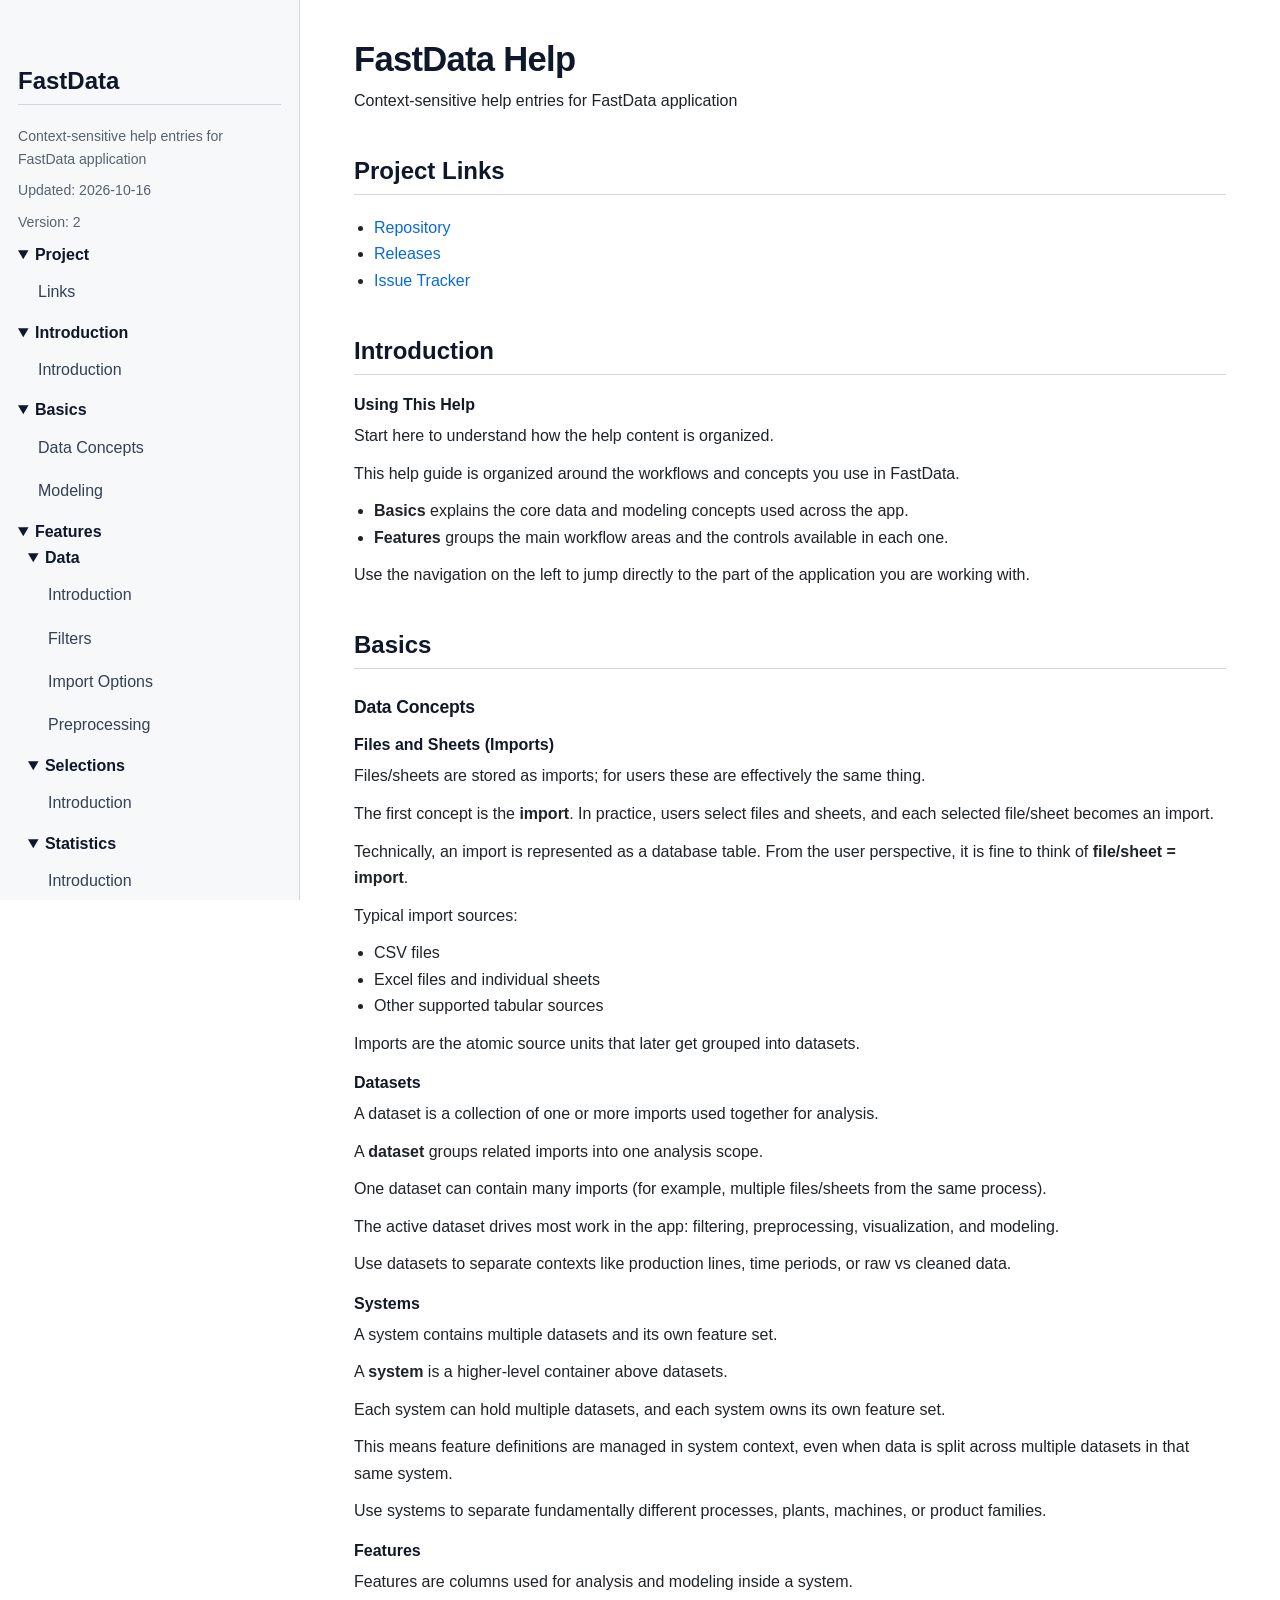
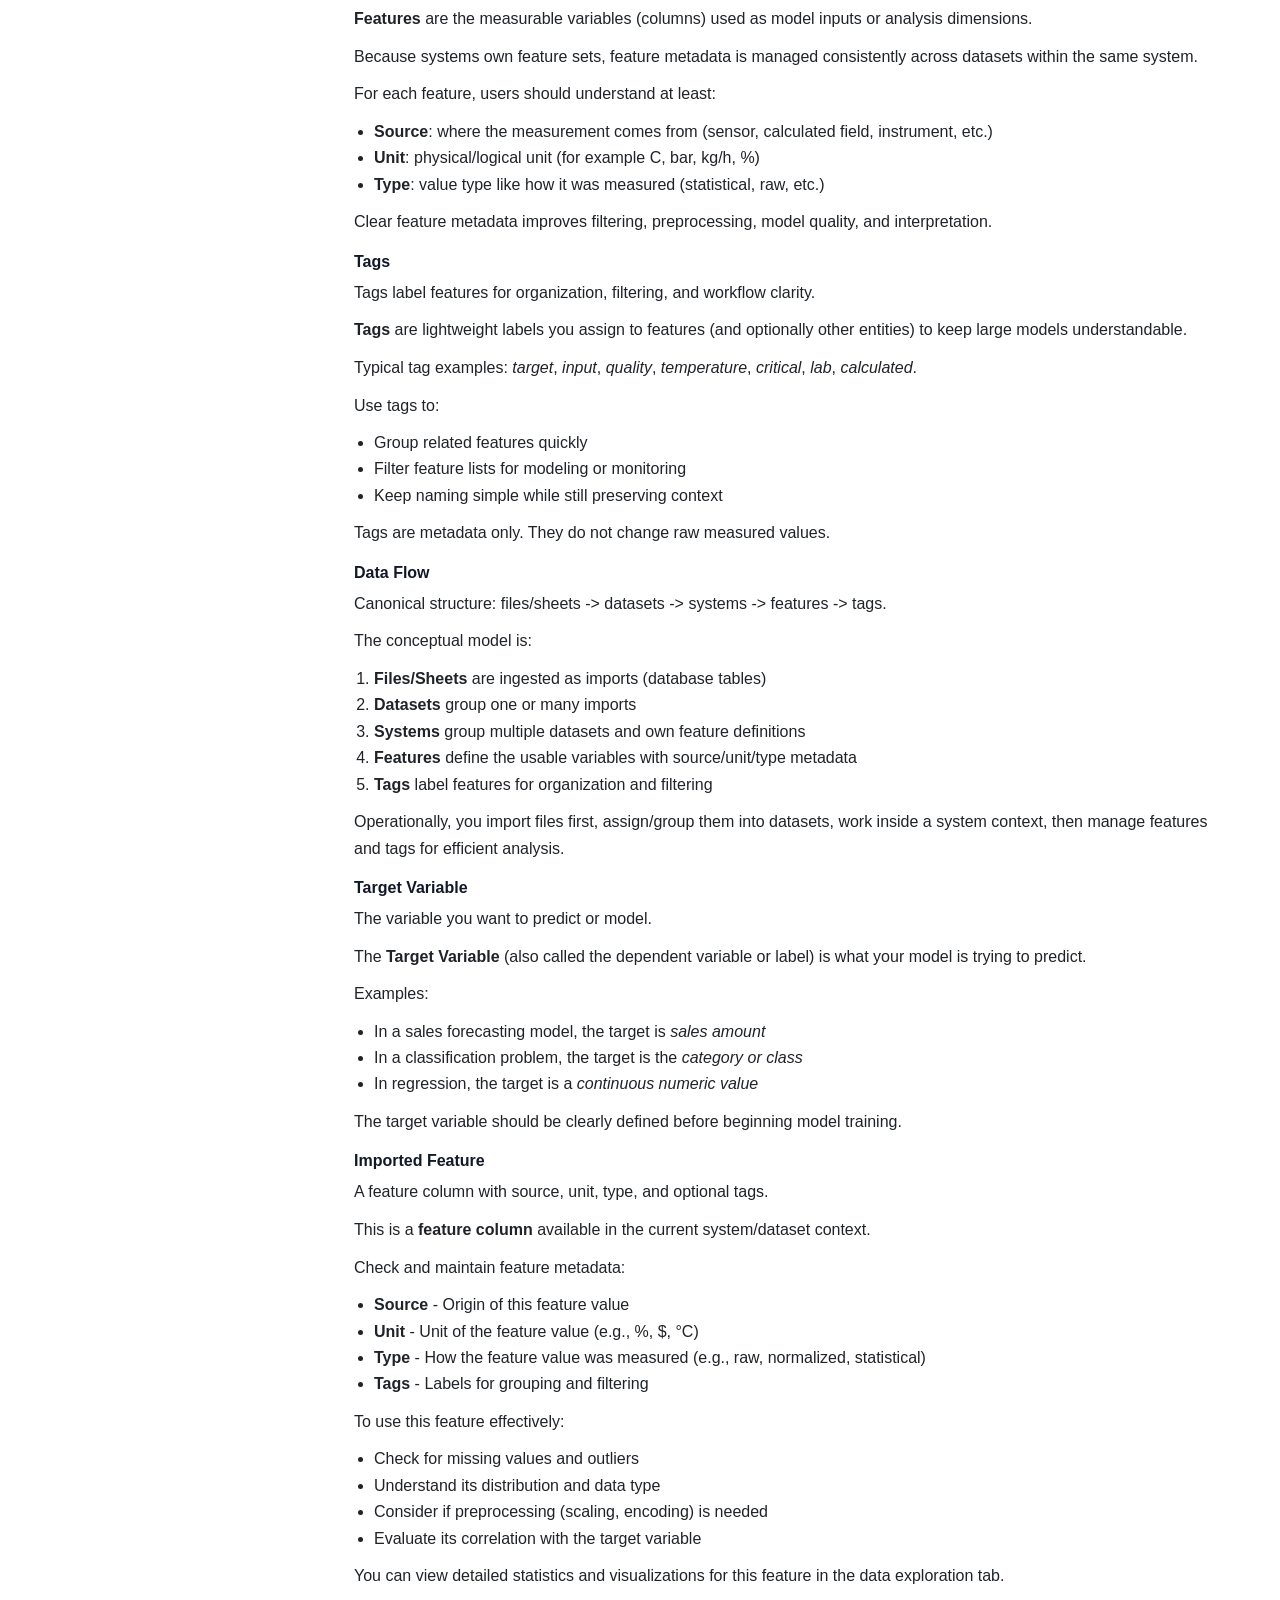
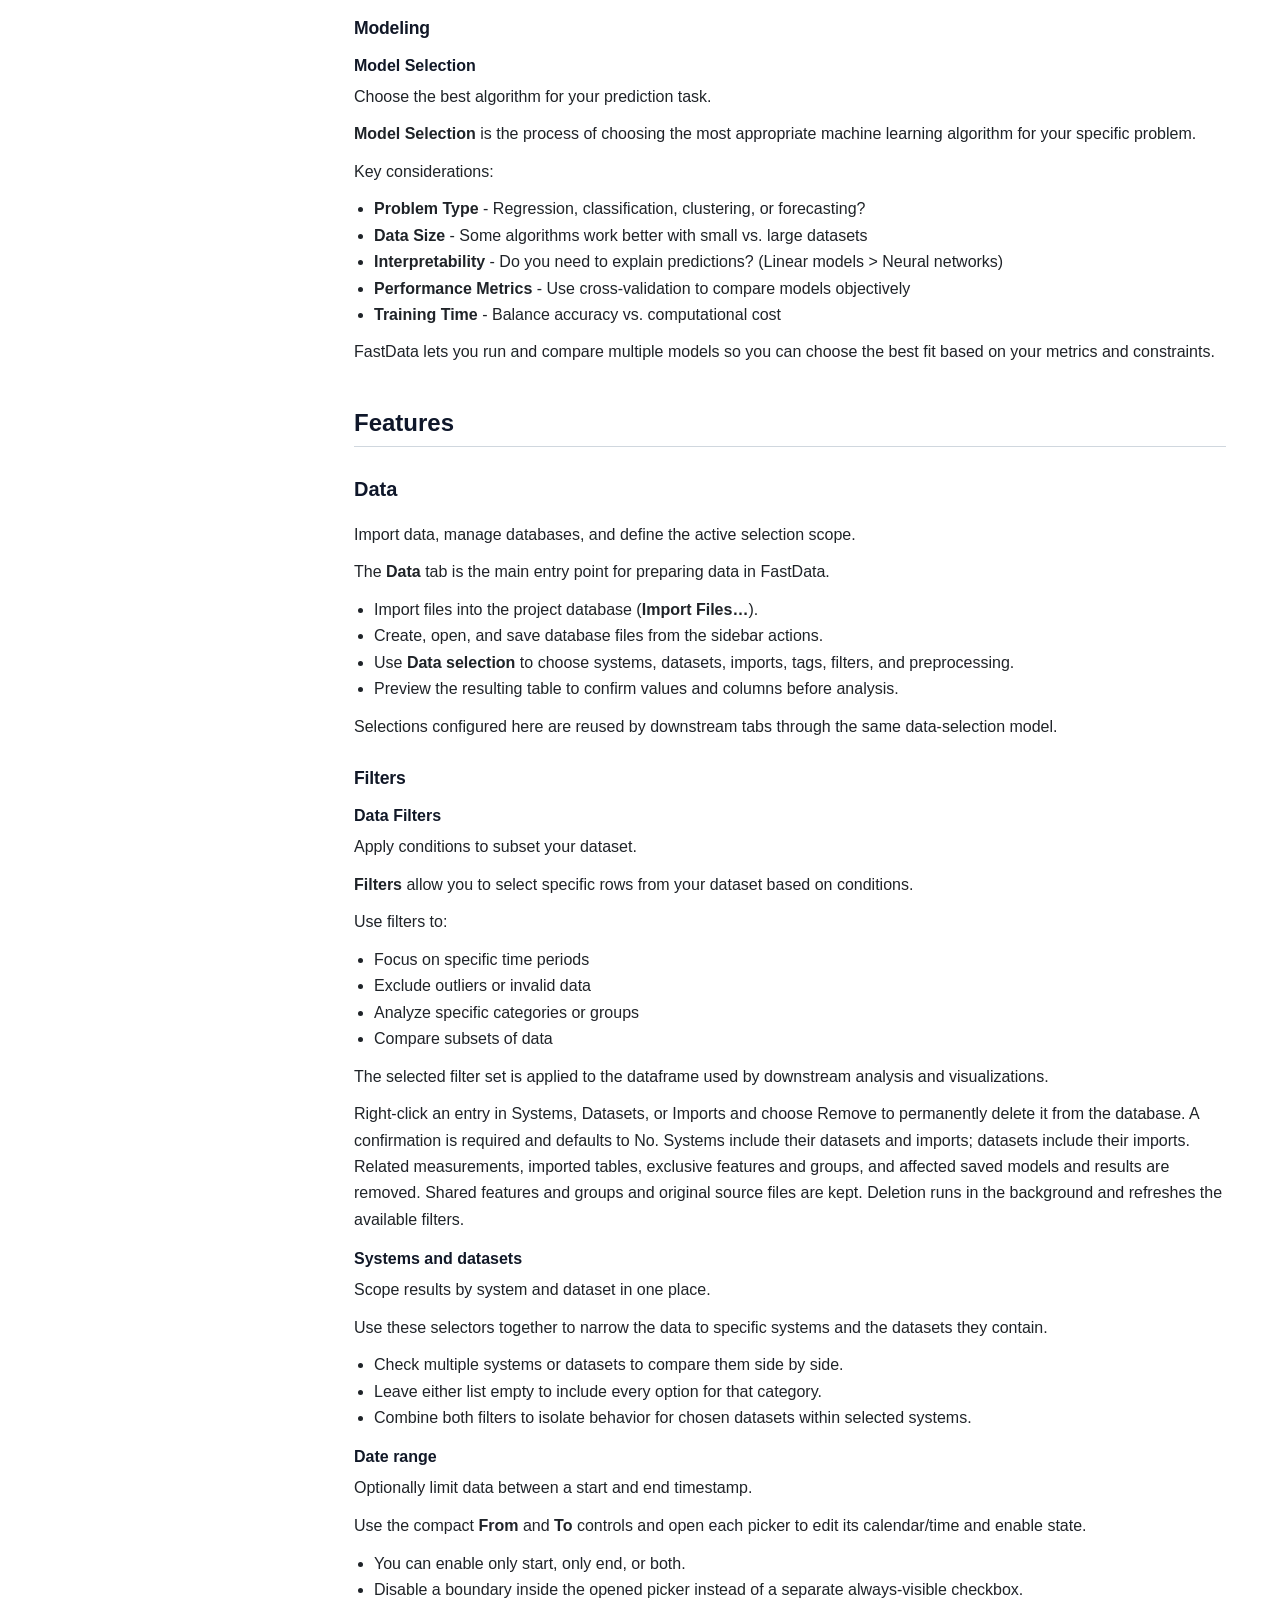
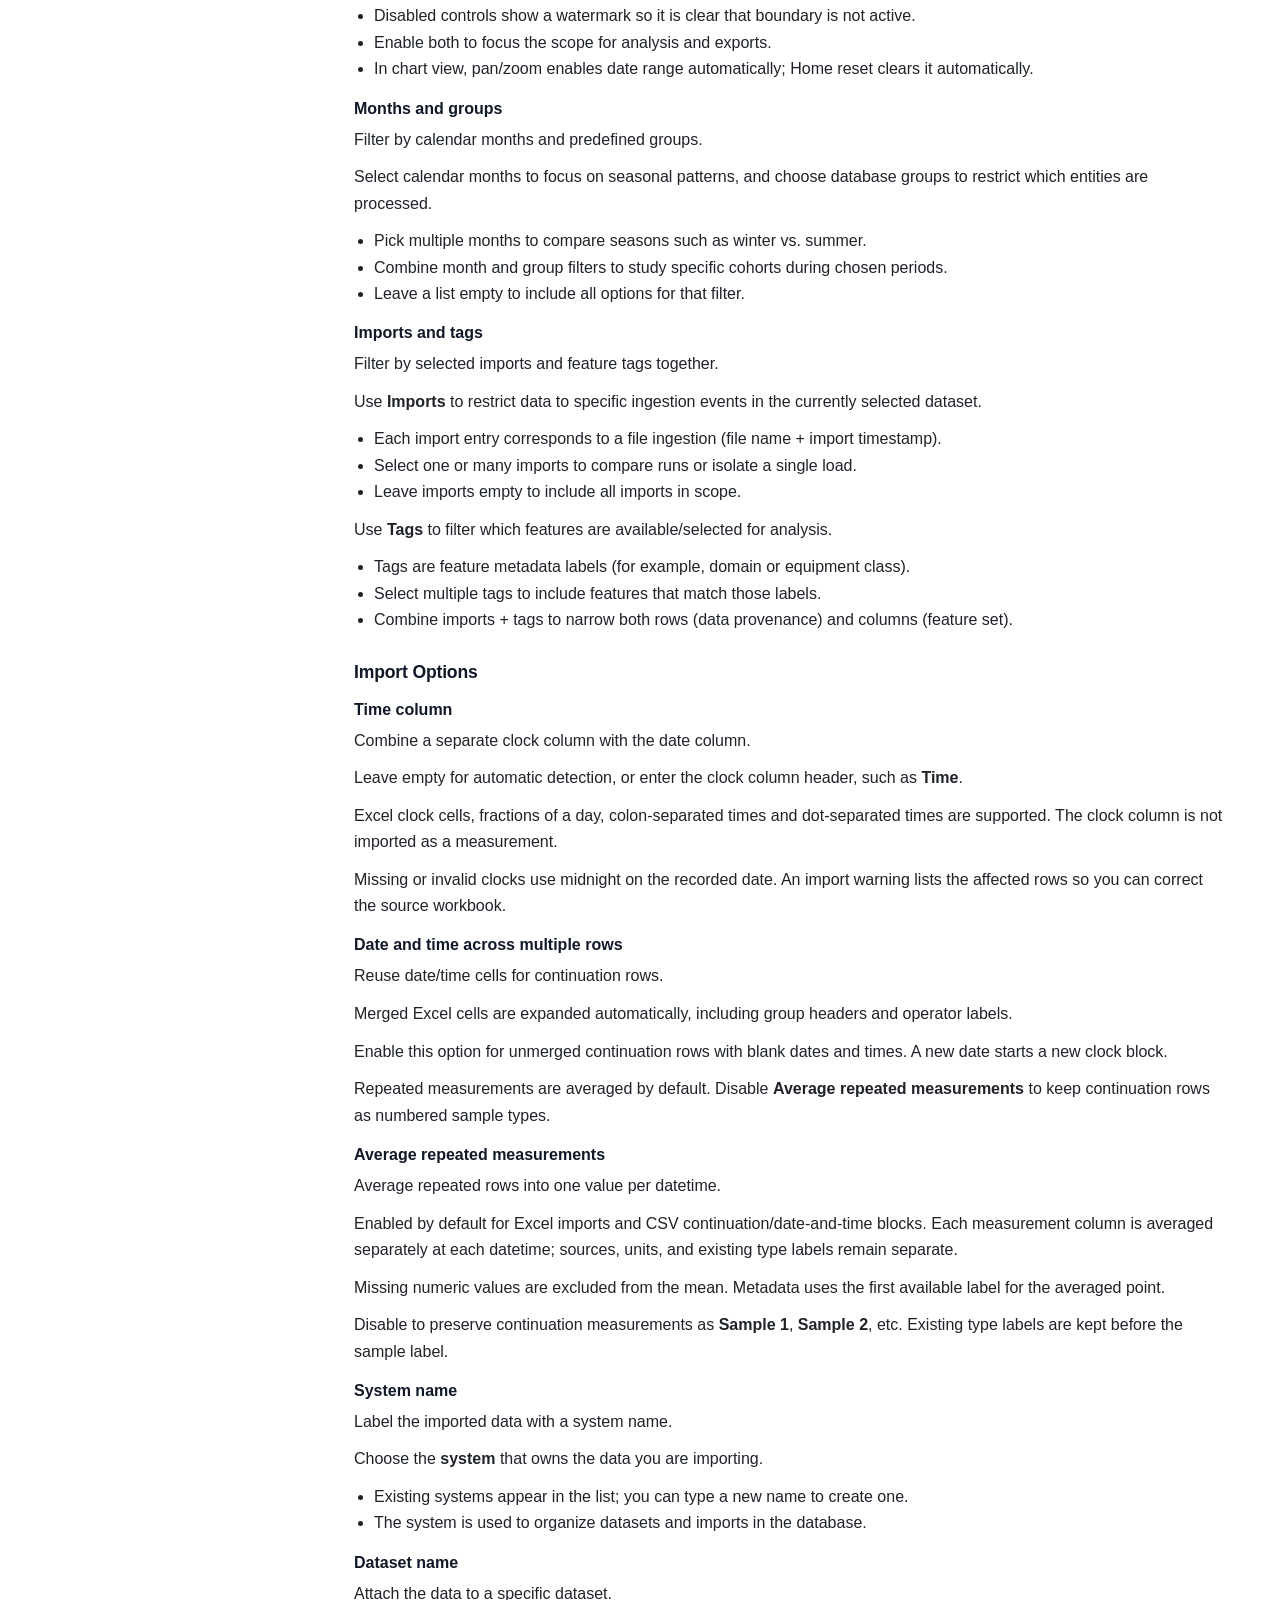
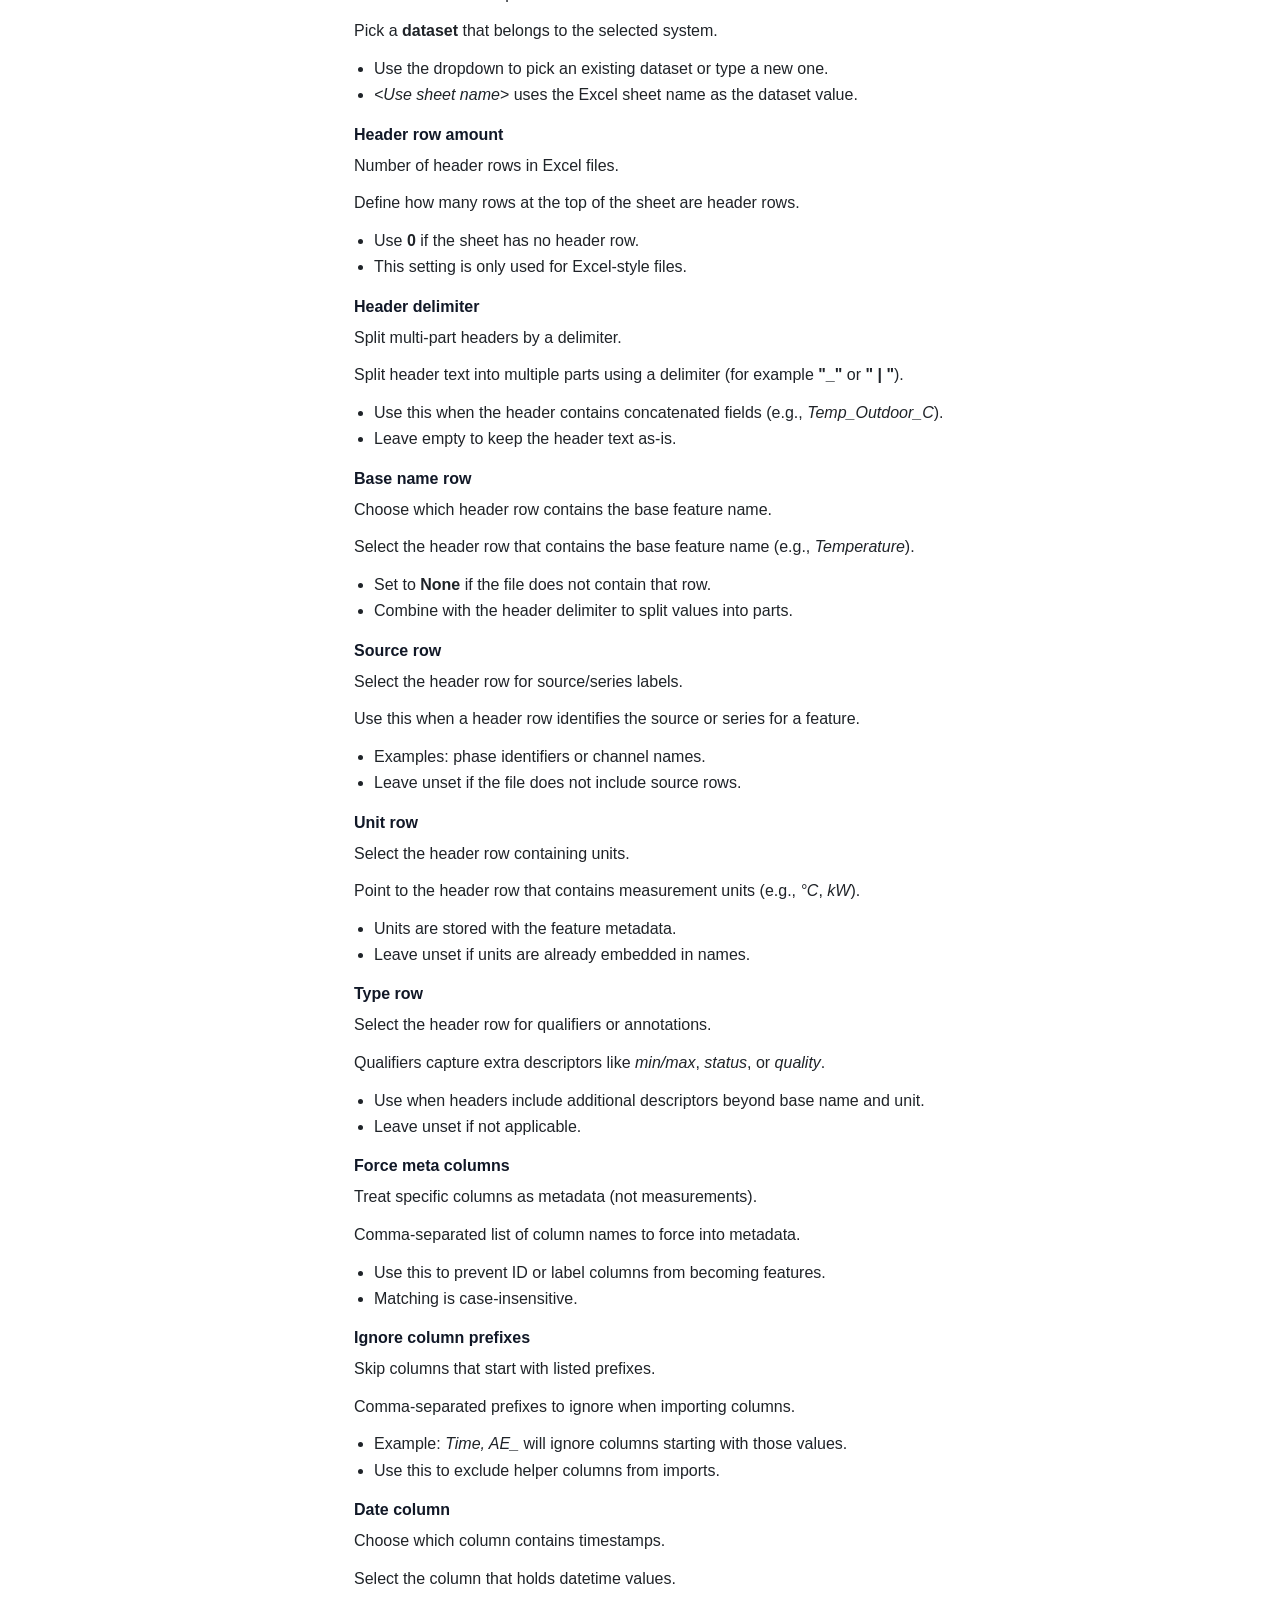
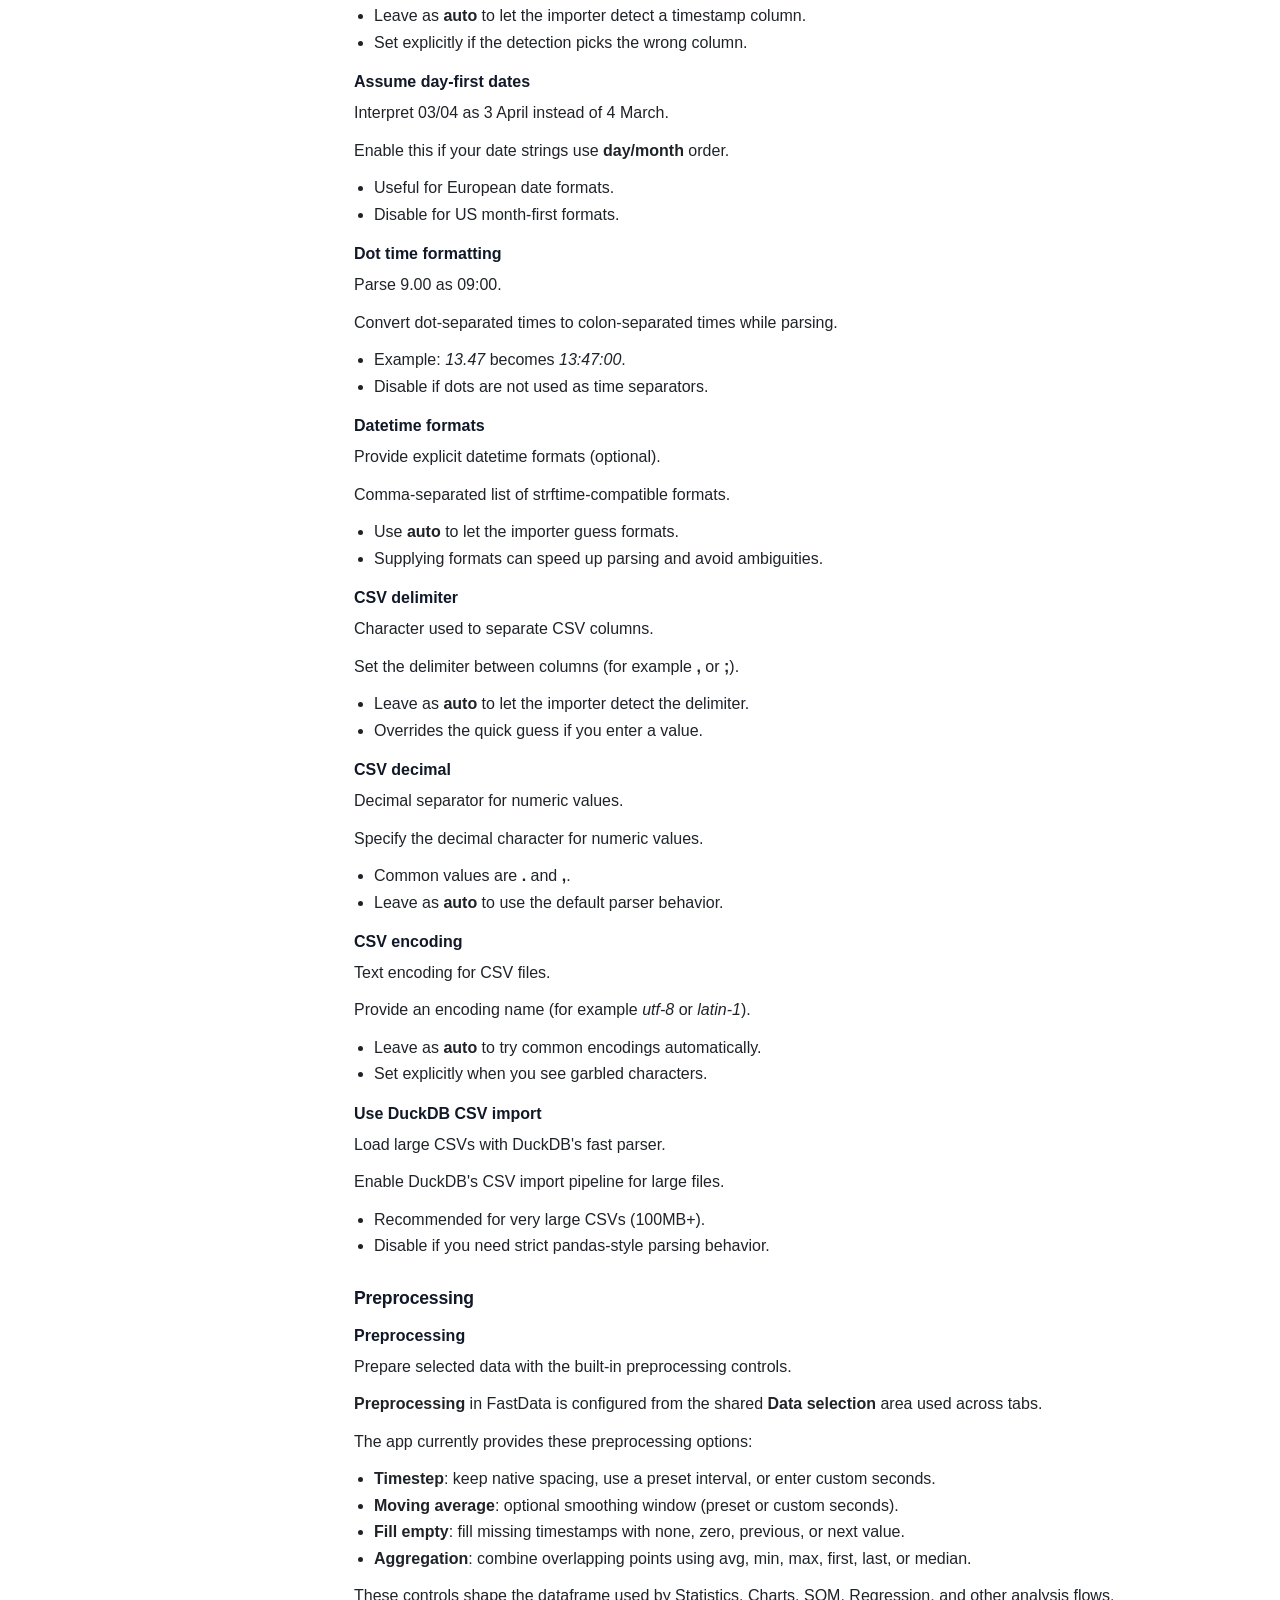
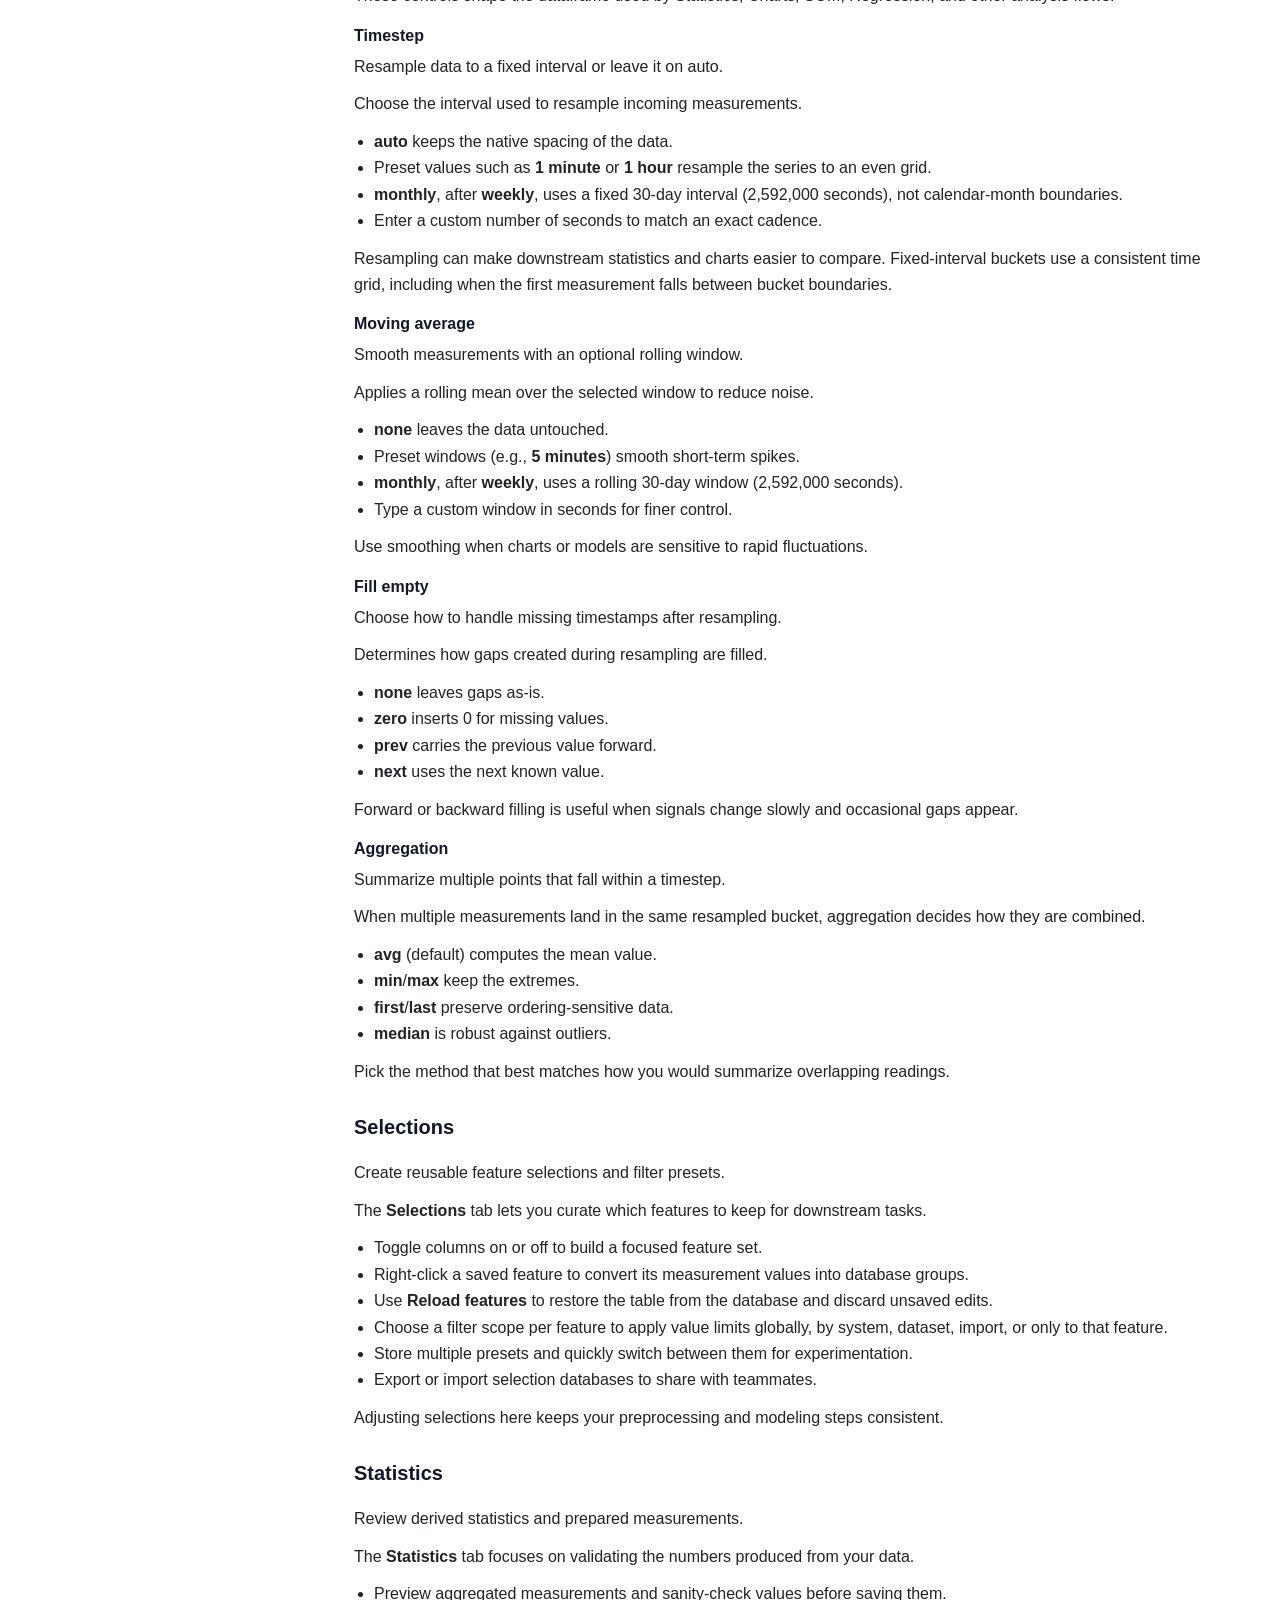
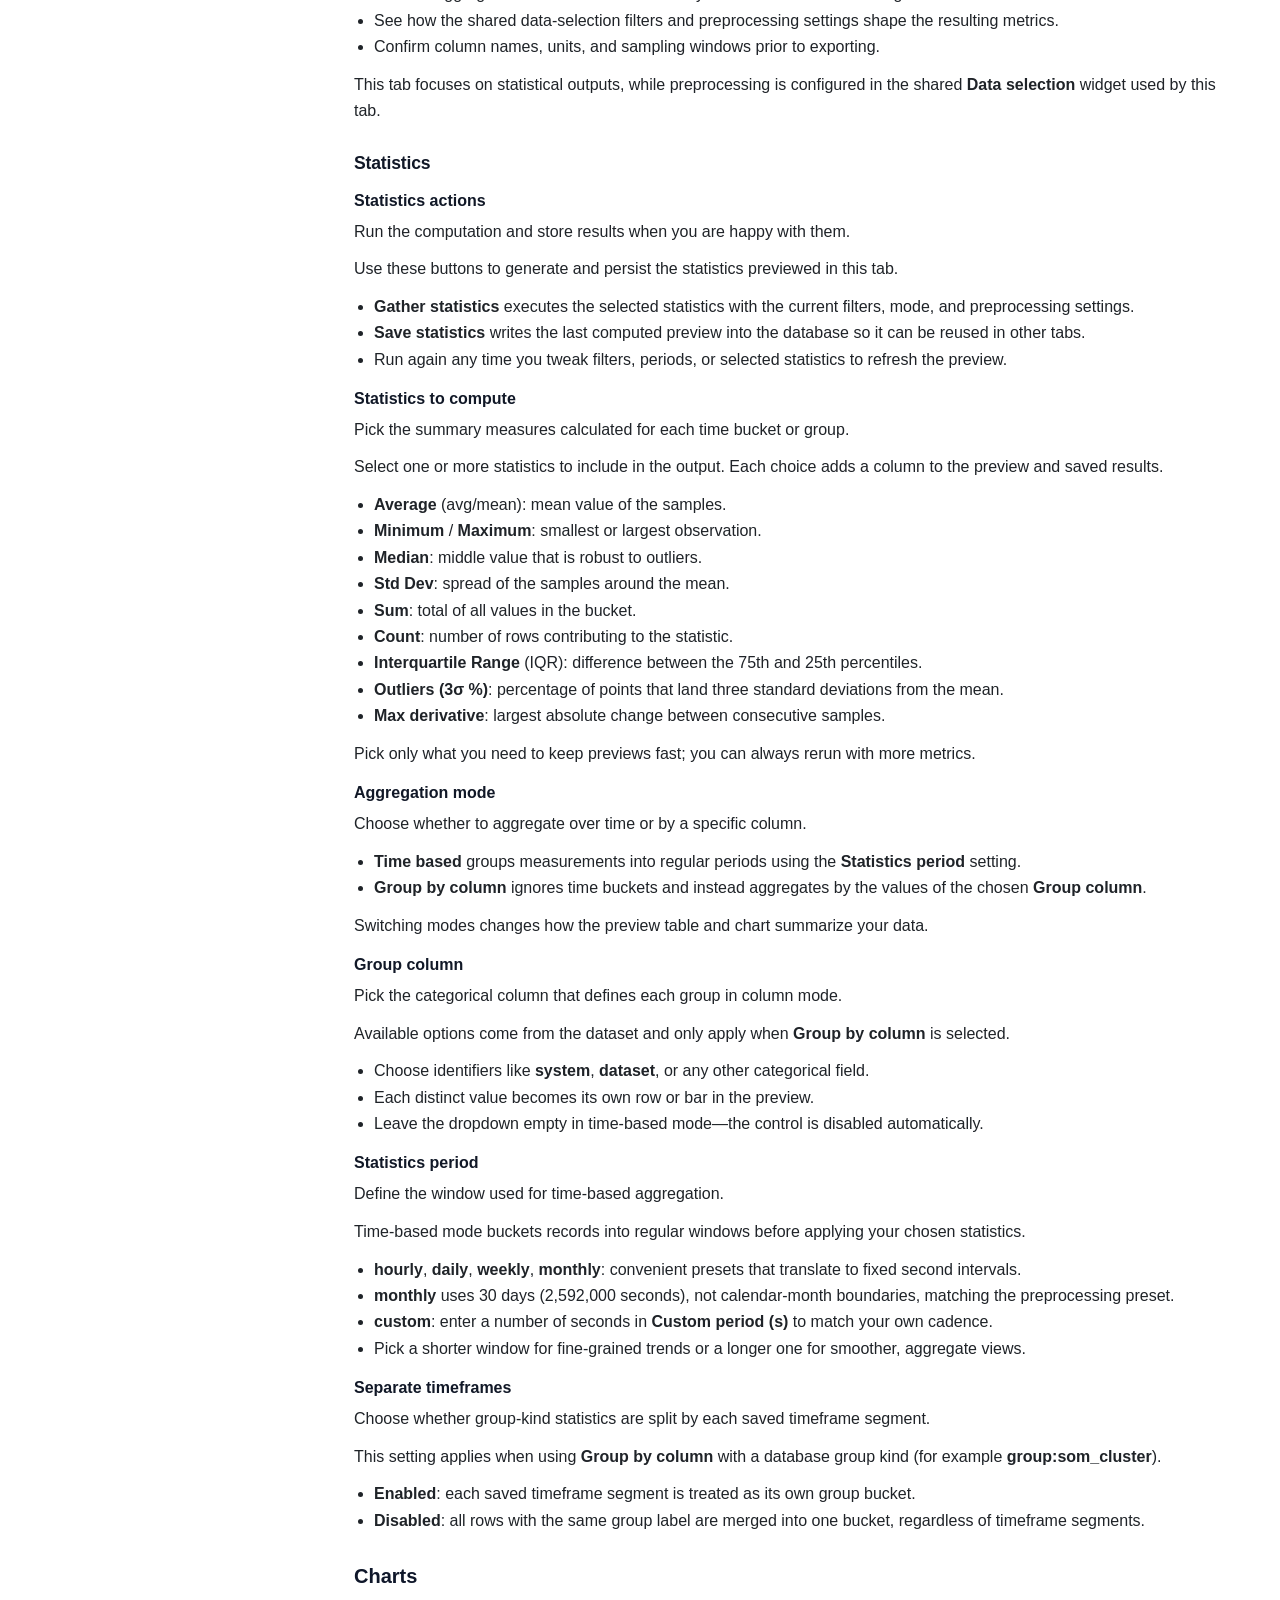
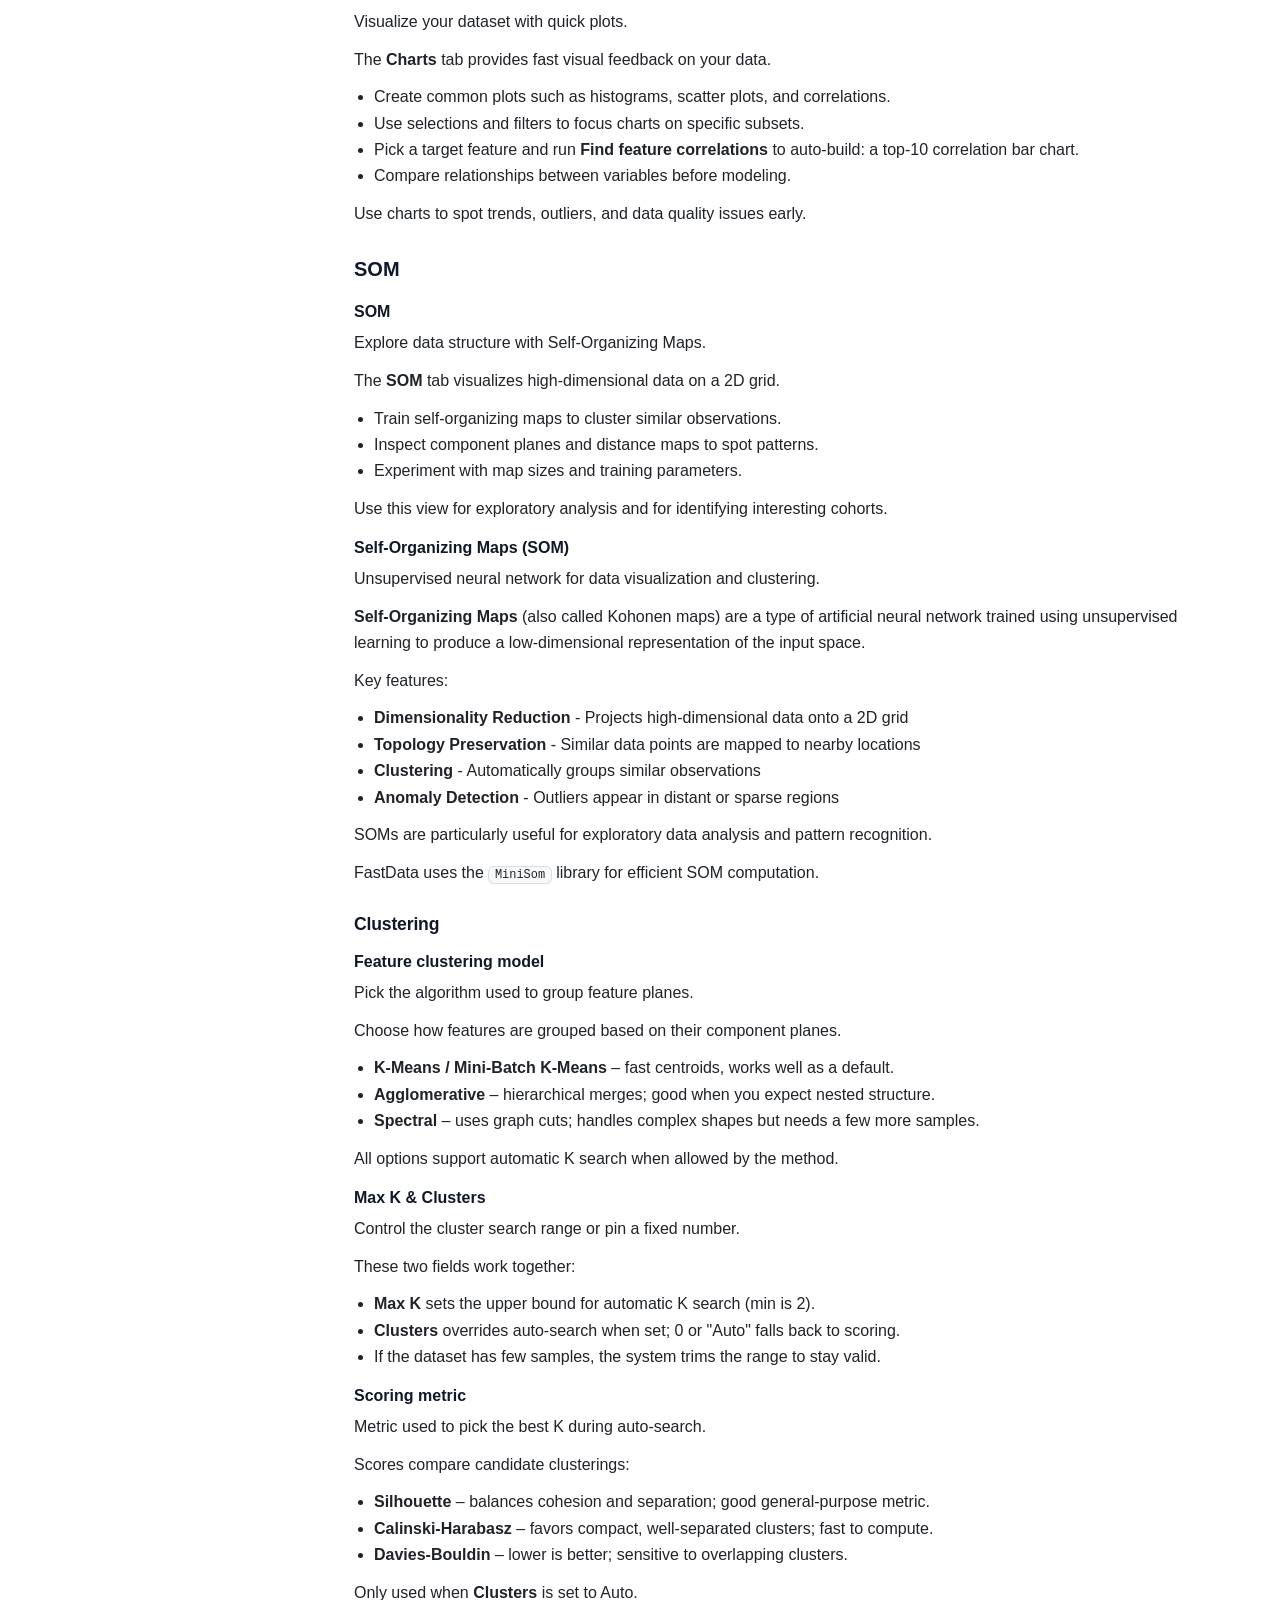
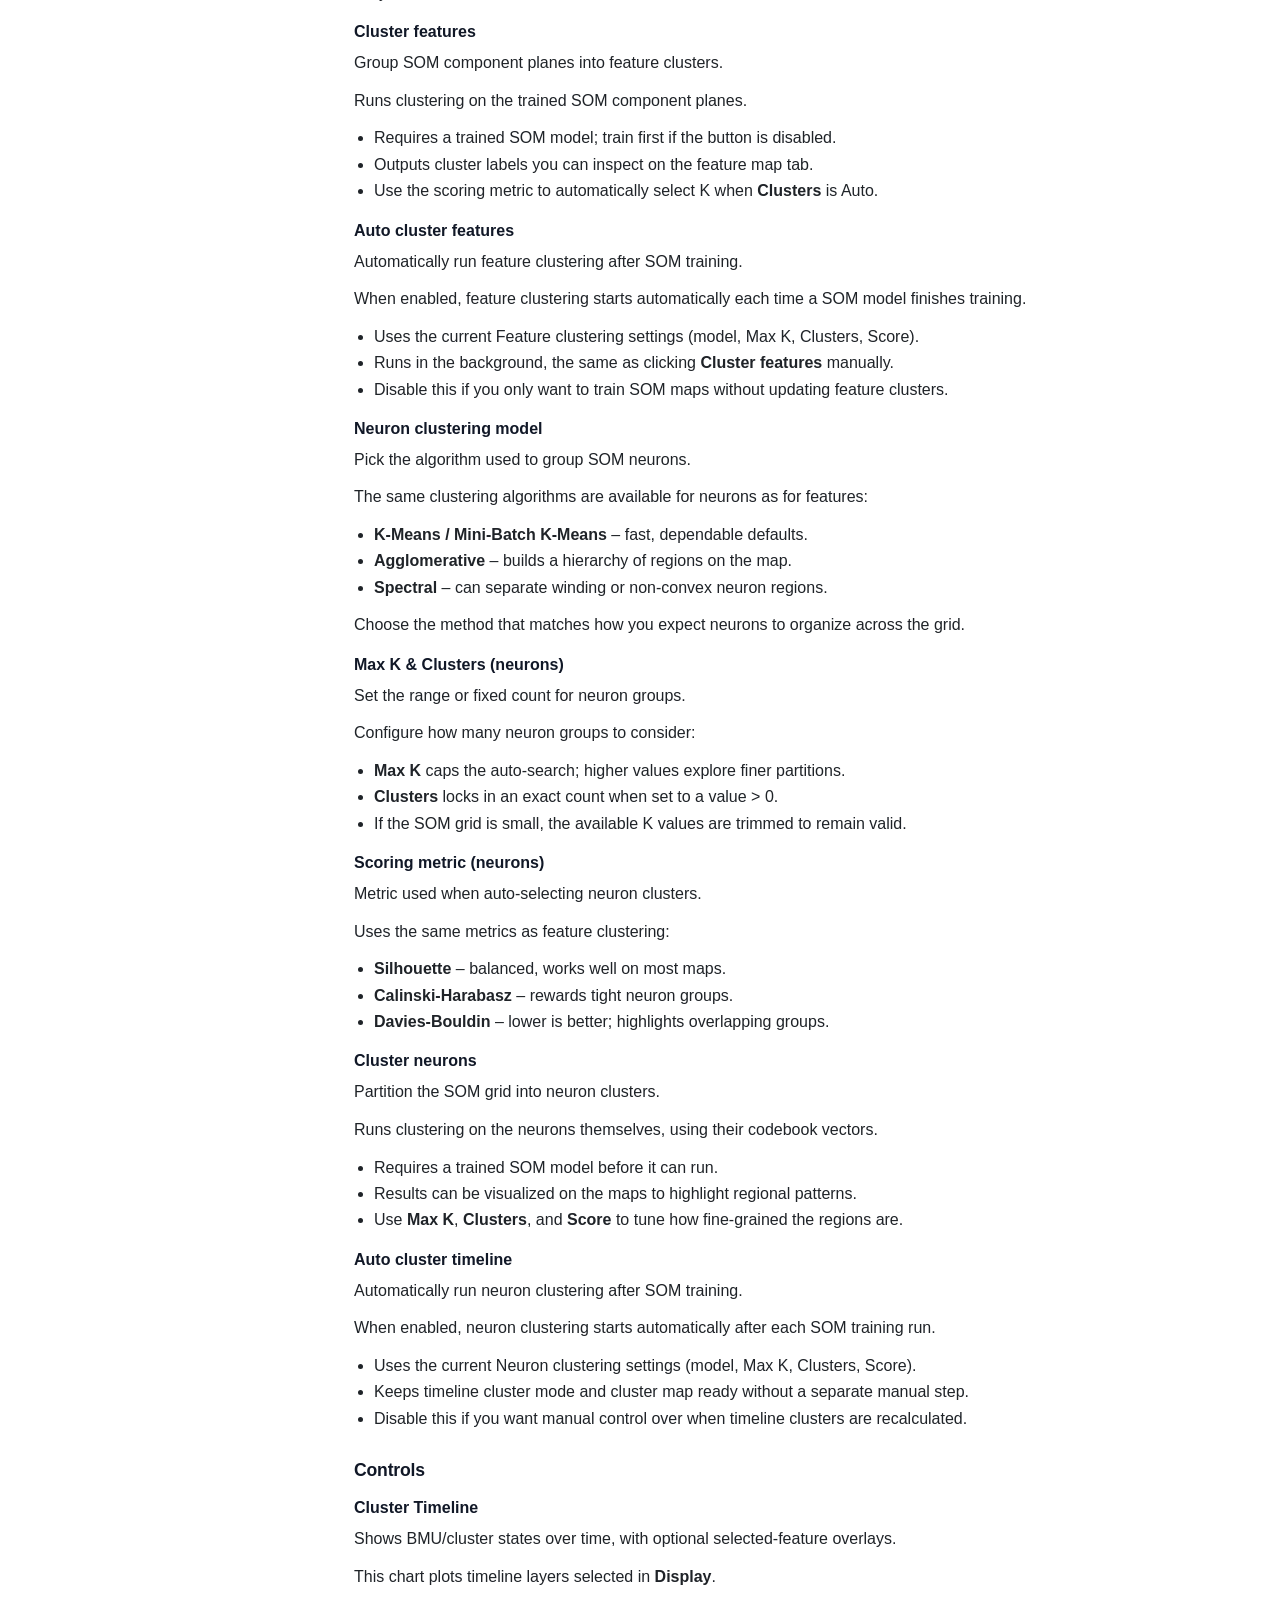
<file: docs/index.html>
<!doctype html>
<html lang="en">
<head>
  <meta charset="utf-8" />
  <title>FastData Help</title>
  <meta name="viewport" content="width=device-width, initial-scale=1" />
  <link rel="stylesheet" href="help.css" />
</head>
<body>
<div class="layout">
<nav>
  <h2>FastData</h2>
  <div class="meta">Context-sensitive help entries for FastData application</div>
  <div class="meta">Updated: 2026-10-16</div>
  <div class="meta">Version: 2</div>
  <details open>
    <summary>Project</summary>
    <a class="nav-page" href="#project-links">Links</a>
  </details>
  <details open>
    <summary>Introduction</summary>
    <a class="nav-page" href="#introduction-introduction">Introduction</a>
  </details>
  <details open>
    <summary>Basics</summary>
    <a class="nav-page" href="#basics-data-concepts">Data Concepts</a>
    <a class="nav-page" href="#basics-modeling">Modeling</a>
  </details>
  <details open>
    <summary>Features</summary>
    <details class="nav-group" open>
      <summary>Data</summary>
      <a class="nav-page" href="#features-data-introduction">Introduction</a>
      <a class="nav-page" href="#features-data-filters">Filters</a>
      <a class="nav-page" href="#features-data-import-options">Import Options</a>
      <a class="nav-page" href="#features-data-preprocessing">Preprocessing</a>
    </details>
    <details class="nav-group" open>
      <summary>Selections</summary>
      <a class="nav-page" href="#features-selections-introduction">Introduction</a>
    </details>
    <details class="nav-group" open>
      <summary>Statistics</summary>
      <a class="nav-page" href="#features-statistics-introduction">Introduction</a>
      <a class="nav-page" href="#features-statistics-statistics">Statistics</a>
    </details>
    <details class="nav-group" open>
      <summary>Charts</summary>
      <a class="nav-page" href="#features-charts-introduction">Introduction</a>
    </details>
    <details class="nav-group" open>
      <summary>SOM</summary>
      <a class="nav-page" href="#features-som-introduction">Introduction</a>
      <a class="nav-page" href="#features-som-clustering">Clustering</a>
      <a class="nav-page" href="#features-som-controls">Controls</a>
      <a class="nav-page" href="#features-som-hyperparameters">Hyperparameters</a>
    </details>
    <details class="nav-group" open>
      <summary>Regression</summary>
      <a class="nav-page" href="#features-regression-introduction">Introduction</a>
      <a class="nav-page" href="#features-regression-cross-validation">Cross Validation</a>
      <a class="nav-page" href="#features-regression-hyperparameters">Hyperparameters</a>
      <a class="nav-page" href="#features-regression-inputs">Inputs</a>
      <a class="nav-page" href="#features-regression-test-split">Test Split</a>
    </details>
    <details class="nav-group" open>
      <summary>Forecasting</summary>
      <a class="nav-page" href="#features-forecasting-introduction">Introduction</a>
      <a class="nav-page" href="#features-forecasting-controls">Controls</a>
      <a class="nav-page" href="#features-forecasting-hyperparameters">Hyperparameters</a>
      <a class="nav-page" href="#features-forecasting-models">Models</a>
    </details>
    <details class="nav-group" open>
      <summary>Chat</summary>
      <a class="nav-page" href="#features-chat-introduction">Introduction</a>
      <a class="nav-page" href="#features-chat-settings">Settings</a>
    </details>
  </details>
</nav>
<main>
<h1>FastData Help</h1>
<p>Context-sensitive help entries for FastData application</p>
<h2 id="project-links">Project Links</h2>
<ul>
<li><a href="https://github.com/valttiuef/FastData-Py" target="_blank" rel="noopener noreferrer">Repository</a></li>
<li><a href="https://github.com/valttiuef/FastData-Py/releases" target="_blank" rel="noopener noreferrer">Releases</a></li>
<li><a href="https://github.com/valttiuef/FastData-Py/issues" target="_blank" rel="noopener noreferrer">Issue Tracker</a></li>
</ul>
<h2>Introduction</h2>
<div id="introduction-introduction" class="page-anchor"></div>
<h5>Using This Help</h5>
<p>Start here to understand how the help content is organized.</p>
<p>This help guide is organized around the workflows and concepts you use in FastData.</p>
<ul>
  <li><b>Basics</b> explains the core data and modeling concepts used across the app.</li>
  <li><b>Features</b> groups the main workflow areas and the controls available in each one.</li>
</ul>
<p>Use the navigation on the left to jump directly to the part of the application you are working with.</p>

<h2>Basics</h2>
<h4 id="basics-data-concepts">Data Concepts</h4>
<h5>Files and Sheets (Imports)</h5>
<p>Files/sheets are stored as imports; for users these are effectively the same thing.</p>
<p>The first concept is the <b>import</b>. In practice, users select files and sheets, and each selected
file/sheet becomes an import.</p>
<p>Technically, an import is represented as a database table. From the user perspective, it is fine to think
of <b>file/sheet = import</b>.</p>
<p>Typical import sources:</p>
<ul>
  <li>CSV files</li>
  <li>Excel files and individual sheets</li>
  <li>Other supported tabular sources</li>
</ul>
<p>Imports are the atomic source units that later get grouped into datasets.</p>

<h5>Datasets</h5>
<p>A dataset is a collection of one or more imports used together for analysis.</p>
<p>A <b>dataset</b> groups related imports into one analysis scope.</p>
<p>One dataset can contain many imports (for example, multiple files/sheets from the same process).</p>
<p>The active dataset drives most work in the app: filtering, preprocessing, visualization, and modeling.</p>
<p>Use datasets to separate contexts like production lines, time periods, or raw vs cleaned data.</p>

<h5>Systems</h5>
<p>A system contains multiple datasets and its own feature set.</p>
<p>A <b>system</b> is a higher-level container above datasets.</p>
<p>Each system can hold multiple datasets, and each system owns its own feature set.</p>
<p>This means feature definitions are managed in system context, even when data is split across multiple
datasets in that same system.</p>
<p>Use systems to separate fundamentally different processes, plants, machines, or product families.</p>

<h5>Features</h5>
<p>Features are columns used for analysis and modeling inside a system.</p>
<p><b>Features</b> are the measurable variables (columns) used as model inputs or analysis dimensions.</p>
<p>Because systems own feature sets, feature metadata is managed consistently across datasets within the same
system.</p>
<p>For each feature, users should understand at least:</p>
<ul>
  <li><b>Source</b>: where the measurement comes from (sensor, calculated field, instrument, etc.)</li>
  <li><b>Unit</b>: physical/logical unit (for example C, bar, kg/h, %)</li>
  <li><b>Type</b>: value type like how it was measured (statistical, raw, etc.)</li>
</ul>
<p>Clear feature metadata improves filtering, preprocessing, model quality, and interpretation.</p>

<h5>Tags</h5>
<p>Tags label features for organization, filtering, and workflow clarity.</p>
<p><b>Tags</b> are lightweight labels you assign to features (and optionally other entities) to keep large
models understandable.</p>
<p>Typical tag examples: <i>target</i>, <i>input</i>, <i>quality</i>, <i>temperature</i>, <i>critical</i>, <i>lab</i>, <i>calculated</i>.</p>
<p>Use tags to:</p>
<ul>
  <li>Group related features quickly</li>
  <li>Filter feature lists for modeling or monitoring</li>
  <li>Keep naming simple while still preserving context</li>
</ul>
<p>Tags are metadata only. They do not change raw measured values.</p>

<h5>Data Flow</h5>
<p>Canonical structure: files/sheets -&gt; datasets -&gt; systems -&gt; features -&gt; tags.</p>
<p>The conceptual model is:</p>
<ol>
  <li><b>Files/Sheets</b> are ingested as imports (database tables)</li>
  <li><b>Datasets</b> group one or many imports</li>
  <li><b>Systems</b> group multiple datasets and own feature definitions</li>
  <li><b>Features</b> define the usable variables with source/unit/type metadata</li>
  <li><b>Tags</b> label features for organization and filtering</li>
</ol>
<p>Operationally, you import files first, assign/group them into datasets, work inside a system context,
then manage features and tags for efficient analysis.</p>

<h5>Target Variable</h5>
<p>The variable you want to predict or model.</p>
<p>The <b>Target Variable</b> (also called the dependent variable or label) is what your model
is trying to predict.</p>
<p>Examples:</p>
<ul>
  <li>In a sales forecasting model, the target is <i>sales amount</i></li>
  <li>In a classification problem, the target is the <i>category or class</i></li>
  <li>In regression, the target is a <i>continuous numeric value</i></li>
</ul>
<p>The target variable should be clearly defined before beginning model training.</p>

<h5>Imported Feature</h5>
<p>A feature column with source, unit, type, and optional tags.</p>
<p>This is a <b>feature column</b> available in the current system/dataset context.</p>
<p>Check and maintain feature metadata:</p>
<ul>
  <li><b>Source</b> - Origin of this feature value</li>
  <li><b>Unit</b> - Unit of the feature value (e.g., %, $, °C)</li>
  <li><b>Type</b> - How the feature value was measured (e.g., raw, normalized, statistical)</li>
  <li><b>Tags</b> - Labels for grouping and filtering</li>
</ul>
<p>To use this feature effectively:</p>
<ul>
  <li>Check for missing values and outliers</li>
  <li>Understand its distribution and data type</li>
  <li>Consider if preprocessing (scaling, encoding) is needed</li>
  <li>Evaluate its correlation with the target variable</li>
</ul>
<p>You can view detailed statistics and visualizations for this feature in the data exploration tab.</p>

<h4 id="basics-modeling">Modeling</h4>
<h5>Model Selection</h5>
<p>Choose the best algorithm for your prediction task.</p>
<p><b>Model Selection</b> is the process of choosing the most appropriate machine learning
algorithm for your specific problem.</p>
<p>Key considerations:</p>
<ul>
  <li><b>Problem Type</b> - Regression, classification, clustering, or forecasting?</li>
  <li><b>Data Size</b> - Some algorithms work better with small vs. large datasets</li>
  <li><b>Interpretability</b> - Do you need to explain predictions? (Linear models > Neural networks)</li>
  <li><b>Performance Metrics</b> - Use cross-validation to compare models objectively</li>
  <li><b>Training Time</b> - Balance accuracy vs. computational cost</li>
</ul>
<p>FastData lets you run and compare multiple models so you can choose the best fit based on your metrics and constraints.</p>

<h2>Features</h2>
<h3>Data</h3>
<div id="features-data-introduction" class="page-anchor"></div>
<p>Import data, manage databases, and define the active selection scope.</p>
<p>The <b>Data</b> tab is the main entry point for preparing data in FastData.</p>
<ul>
  <li>Import files into the project database (<b>Import Files…</b>).</li>
  <li>Create, open, and save database files from the sidebar actions.</li>
  <li>Use <b>Data selection</b> to choose systems, datasets, imports, tags, filters, and preprocessing.</li>
  <li>Preview the resulting table to confirm values and columns before analysis.</li>
</ul>
<p>Selections configured here are reused by downstream tabs through the same data-selection model.</p>

<h4 id="features-data-filters">Filters</h4>
<h5>Data Filters</h5>
<p>Apply conditions to subset your dataset.</p>
<p><b>Filters</b> allow you to select specific rows from your dataset based on conditions.</p>
<p>Use filters to:</p>
<ul>
  <li>Focus on specific time periods</li>
  <li>Exclude outliers or invalid data</li>
  <li>Analyze specific categories or groups</li>
  <li>Compare subsets of data</li>
</ul>
<p>The selected filter set is applied to the dataframe used by downstream analysis and visualizations.</p>
<p>Right-click an entry in Systems, Datasets, or Imports and choose Remove to permanently delete it from the database. A confirmation is required and defaults to No. Systems include their datasets and imports; datasets include their imports. Related measurements, imported tables, exclusive features and groups, and affected saved models and results are removed. Shared features and groups and original source files are kept. Deletion runs in the background and refreshes the available filters.</p>

<h5>Systems and datasets</h5>
<p>Scope results by system and dataset in one place.</p>
<p>Use these selectors together to narrow the data to specific systems and the datasets they contain.</p>
<ul>
  <li>Check multiple systems or datasets to compare them side by side.</li>
  <li>Leave either list empty to include every option for that category.</li>
  <li>Combine both filters to isolate behavior for chosen datasets within selected systems.</li>
</ul>

<h5>Date range</h5>
<p>Optionally limit data between a start and end timestamp.</p>
<p>Use the compact <b>From</b> and <b>To</b> controls and open each picker to edit its calendar/time and enable state.</p>
<ul>
  <li>You can enable only start, only end, or both.</li>
  <li>Disable a boundary inside the opened picker instead of a separate always-visible checkbox.</li>
  <li>Disabled controls show a watermark so it is clear that boundary is not active.</li>
  <li>Enable both to focus the scope for analysis and exports.</li>
  <li>In chart view, pan/zoom enables date range automatically; Home reset clears it automatically.</li>
</ul>

<h5>Months and groups</h5>
<p>Filter by calendar months and predefined groups.</p>
<p>Select calendar months to focus on seasonal patterns, and choose database groups to restrict which entities are processed.</p>
<ul>
  <li>Pick multiple months to compare seasons such as winter vs. summer.</li>
  <li>Combine month and group filters to study specific cohorts during chosen periods.</li>
  <li>Leave a list empty to include all options for that filter.</li>
</ul>

<h5>Imports and tags</h5>
<p>Filter by selected imports and feature tags together.</p>
<p>Use <b>Imports</b> to restrict data to specific ingestion events in the currently selected dataset.</p>
<ul>
  <li>Each import entry corresponds to a file ingestion (file name + import timestamp).</li>
  <li>Select one or many imports to compare runs or isolate a single load.</li>
  <li>Leave imports empty to include all imports in scope.</li>
</ul>
<p>Use <b>Tags</b> to filter which features are available/selected for analysis.</p>
<ul>
  <li>Tags are feature metadata labels (for example, domain or equipment class).</li>
  <li>Select multiple tags to include features that match those labels.</li>
  <li>Combine imports + tags to narrow both rows (data provenance) and columns (feature set).</li>
</ul>

<h4 id="features-data-import-options">Import Options</h4>
<h5>Time column</h5>
<p>Combine a separate clock column with the date column.</p>
<p>Leave empty for automatic detection, or enter the clock column header, such as <b>Time</b>.</p>
<p>Excel clock cells, fractions of a day, colon-separated times and dot-separated times are supported. The clock column is not imported as a measurement.</p>
<p>Missing or invalid clocks use midnight on the recorded date. An import warning lists the affected rows so you can correct the source workbook.</p>

<h5>Date and time across multiple rows</h5>
<p>Reuse date/time cells for continuation rows.</p>
<p>Merged Excel cells are expanded automatically, including group headers and operator labels.</p>
<p>Enable this option for unmerged continuation rows with blank dates and times. A new date starts a new clock block.</p>
<p>Repeated measurements are averaged by default. Disable <b>Average repeated measurements</b> to keep continuation rows as numbered sample types.</p>

<h5>Average repeated measurements</h5>
<p>Average repeated rows into one value per datetime.</p>
<p>Enabled by default for Excel imports and CSV continuation/date-and-time blocks. Each measurement column is averaged separately at each datetime; sources, units, and existing type labels remain separate.</p>
<p>Missing numeric values are excluded from the mean. Metadata uses the first available label for the averaged point.</p>
<p>Disable to preserve continuation measurements as <b>Sample 1</b>, <b>Sample 2</b>, etc. Existing type labels are kept before the sample label.</p>

<h5>System name</h5>
<p>Label the imported data with a system name.</p>
<p>Choose the <b>system</b> that owns the data you are importing.</p>
<ul>
  <li>Existing systems appear in the list; you can type a new name to create one.</li>
  <li>The system is used to organize datasets and imports in the database.</li>
</ul>

<h5>Dataset name</h5>
<p>Attach the data to a specific dataset.</p>
<p>Pick a <b>dataset</b> that belongs to the selected system.</p>
<ul>
  <li>Use the dropdown to pick an existing dataset or type a new one.</li>
  <li><i>&lt;Use sheet name&gt;</i> uses the Excel sheet name as the dataset value.</li>
</ul>

<h5>Header row amount</h5>
<p>Number of header rows in Excel files.</p>
<p>Define how many rows at the top of the sheet are header rows.</p>
<ul>
  <li>Use <b>0</b> if the sheet has no header row.</li>
  <li>This setting is only used for Excel-style files.</li>
</ul>

<h5>Header delimiter</h5>
<p>Split multi-part headers by a delimiter.</p>
<p>Split header text into multiple parts using a delimiter (for example <b>"_"</b> or <b>" | "</b>).</p>
<ul>
  <li>Use this when the header contains concatenated fields (e.g., <i>Temp_Outdoor_C</i>).</li>
  <li>Leave empty to keep the header text as-is.</li>
</ul>

<h5>Base name row</h5>
<p>Choose which header row contains the base feature name.</p>
<p>Select the header row that contains the base feature name (e.g., <i>Temperature</i>).</p>
<ul>
  <li>Set to <b>None</b> if the file does not contain that row.</li>
  <li>Combine with the header delimiter to split values into parts.</li>
</ul>

<h5>Source row</h5>
<p>Select the header row for source/series labels.</p>
<p>Use this when a header row identifies the source or series for a feature.</p>
<ul>
  <li>Examples: phase identifiers or channel names.</li>
  <li>Leave unset if the file does not include source rows.</li>
</ul>

<h5>Unit row</h5>
<p>Select the header row containing units.</p>
<p>Point to the header row that contains measurement units (e.g., <i>°C</i>, <i>kW</i>).</p>
<ul>
  <li>Units are stored with the feature metadata.</li>
  <li>Leave unset if units are already embedded in names.</li>
</ul>

<h5>Type row</h5>
<p>Select the header row for qualifiers or annotations.</p>
<p>Qualifiers capture extra descriptors like <i>min/max</i>, <i>status</i>, or <i>quality</i>.</p>
<ul>
  <li>Use when headers include additional descriptors beyond base name and unit.</li>
  <li>Leave unset if not applicable.</li>
</ul>

<h5>Force meta columns</h5>
<p>Treat specific columns as metadata (not measurements).</p>
<p>Comma-separated list of column names to force into metadata.</p>
<ul>
  <li>Use this to prevent ID or label columns from becoming features.</li>
  <li>Matching is case-insensitive.</li>
</ul>

<h5>Ignore column prefixes</h5>
<p>Skip columns that start with listed prefixes.</p>
<p>Comma-separated prefixes to ignore when importing columns.</p>
<ul>
  <li>Example: <i>Time, AE_</i> will ignore columns starting with those values.</li>
  <li>Use this to exclude helper columns from imports.</li>
</ul>

<h5>Date column</h5>
<p>Choose which column contains timestamps.</p>
<p>Select the column that holds datetime values.</p>
<ul>
  <li>Leave as <b>auto</b> to let the importer detect a timestamp column.</li>
  <li>Set explicitly if the detection picks the wrong column.</li>
</ul>

<h5>Assume day-first dates</h5>
<p>Interpret 03/04 as 3 April instead of 4 March.</p>
<p>Enable this if your date strings use <b>day/month</b> order.</p>
<ul>
  <li>Useful for European date formats.</li>
  <li>Disable for US month-first formats.</li>
</ul>

<h5>Dot time formatting</h5>
<p>Parse 9.00 as 09:00.</p>
<p>Convert dot-separated times to colon-separated times while parsing.</p>
<ul>
  <li>Example: <i>13.47</i> becomes <i>13:47:00</i>.</li>
  <li>Disable if dots are not used as time separators.</li>
</ul>

<h5>Datetime formats</h5>
<p>Provide explicit datetime formats (optional).</p>
<p>Comma-separated list of strftime-compatible formats.</p>
<ul>
  <li>Use <b>auto</b> to let the importer guess formats.</li>
  <li>Supplying formats can speed up parsing and avoid ambiguities.</li>
</ul>

<h5>CSV delimiter</h5>
<p>Character used to separate CSV columns.</p>
<p>Set the delimiter between columns (for example <b>,</b> or <b>;</b>).</p>
<ul>
  <li>Leave as <b>auto</b> to let the importer detect the delimiter.</li>
  <li>Overrides the quick guess if you enter a value.</li>
</ul>

<h5>CSV decimal</h5>
<p>Decimal separator for numeric values.</p>
<p>Specify the decimal character for numeric values.</p>
<ul>
  <li>Common values are <b>.</b> and <b>,</b>.</li>
  <li>Leave as <b>auto</b> to use the default parser behavior.</li>
</ul>

<h5>CSV encoding</h5>
<p>Text encoding for CSV files.</p>
<p>Provide an encoding name (for example <i>utf-8</i> or <i>latin-1</i>).</p>
<ul>
  <li>Leave as <b>auto</b> to try common encodings automatically.</li>
  <li>Set explicitly when you see garbled characters.</li>
</ul>

<h5>Use DuckDB CSV import</h5>
<p>Load large CSVs with DuckDB&#x27;s fast parser.</p>
<p>Enable DuckDB's CSV import pipeline for large files.</p>
<ul>
  <li>Recommended for very large CSVs (100MB+).</li>
  <li>Disable if you need strict pandas-style parsing behavior.</li>
</ul>

<h4 id="features-data-preprocessing">Preprocessing</h4>
<h5>Preprocessing</h5>
<p>Prepare selected data with the built-in preprocessing controls.</p>
<p><b>Preprocessing</b> in FastData is configured from the shared <b>Data selection</b> area used across tabs.</p>
<p>The app currently provides these preprocessing options:</p>
<ul>
  <li><b>Timestep</b>: keep native spacing, use a preset interval, or enter custom seconds.</li>
  <li><b>Moving average</b>: optional smoothing window (preset or custom seconds).</li>
  <li><b>Fill empty</b>: fill missing timestamps with none, zero, previous, or next value.</li>
  <li><b>Aggregation</b>: combine overlapping points using avg, min, max, first, last, or median.</li>
</ul>
<p>These controls shape the dataframe used by Statistics, Charts, SOM, Regression, and other analysis flows.</p>

<h5>Timestep</h5>
<p>Resample data to a fixed interval or leave it on auto.</p>
<p>Choose the interval used to resample incoming measurements.</p>
<ul>
  <li><b>auto</b> keeps the native spacing of the data.</li>
  <li>Preset values such as <b>1 minute</b> or <b>1 hour</b> resample the series to an even grid.</li>
  <li><b>monthly</b>, after <b>weekly</b>, uses a fixed 30-day interval (2,592,000 seconds), not calendar-month boundaries.</li>
  <li>Enter a custom number of seconds to match an exact cadence.</li>
</ul>
<p>Resampling can make downstream statistics and charts easier to compare. Fixed-interval buckets use a consistent time grid, including when the first measurement falls between bucket boundaries.</p>

<h5>Moving average</h5>
<p>Smooth measurements with an optional rolling window.</p>
<p>Applies a rolling mean over the selected window to reduce noise.</p>
<ul>
  <li><b>none</b> leaves the data untouched.</li>
  <li>Preset windows (e.g., <b>5 minutes</b>) smooth short-term spikes.</li>
  <li><b>monthly</b>, after <b>weekly</b>, uses a rolling 30-day window (2,592,000 seconds).</li>
  <li>Type a custom window in seconds for finer control.</li>
</ul>
<p>Use smoothing when charts or models are sensitive to rapid fluctuations.</p>

<h5>Fill empty</h5>
<p>Choose how to handle missing timestamps after resampling.</p>
<p>Determines how gaps created during resampling are filled.</p>
<ul>
  <li><b>none</b> leaves gaps as-is.</li>
  <li><b>zero</b> inserts 0 for missing values.</li>
  <li><b>prev</b> carries the previous value forward.</li>
  <li><b>next</b> uses the next known value.</li>
</ul>
<p>Forward or backward filling is useful when signals change slowly and occasional gaps appear.</p>

<h5>Aggregation</h5>
<p>Summarize multiple points that fall within a timestep.</p>
<p>When multiple measurements land in the same resampled bucket, aggregation decides how they are combined.</p>
<ul>
  <li><b>avg</b> (default) computes the mean value.</li>
  <li><b>min</b>/<b>max</b> keep the extremes.</li>
  <li><b>first</b>/<b>last</b> preserve ordering-sensitive data.</li>
  <li><b>median</b> is robust against outliers.</li>
</ul>
<p>Pick the method that best matches how you would summarize overlapping readings.</p>

<h3>Selections</h3>
<div id="features-selections-introduction" class="page-anchor"></div>
<p>Create reusable feature selections and filter presets.</p>
<p>The <b>Selections</b> tab lets you curate which features to keep for downstream tasks.</p>
<ul>
  <li>Toggle columns on or off to build a focused feature set.</li>
  <li>Right-click a saved feature to convert its measurement values into database groups.</li>
  <li>Use <b>Reload features</b> to restore the table from the database and discard unsaved edits.</li>
  <li>Choose a filter scope per feature to apply value limits globally, by system, dataset, import, or only to that feature.</li>
  <li>Store multiple presets and quickly switch between them for experimentation.</li>
  <li>Export or import selection databases to share with teammates.</li>
</ul>
<p>Adjusting selections here keeps your preprocessing and modeling steps consistent.</p>

<h3>Statistics</h3>
<div id="features-statistics-introduction" class="page-anchor"></div>
<p>Review derived statistics and prepared measurements.</p>
<p>The <b>Statistics</b> tab focuses on validating the numbers produced from your data.</p>
<ul>
  <li>Preview aggregated measurements and sanity-check values before saving them.</li>
  <li>See how the shared data-selection filters and preprocessing settings shape the resulting metrics.</li>
  <li>Confirm column names, units, and sampling windows prior to exporting.</li>
</ul>
<p>This tab focuses on statistical outputs, while preprocessing is configured in the shared <b>Data selection</b> widget used by this tab.</p>

<h4 id="features-statistics-statistics">Statistics</h4>
<h5>Statistics actions</h5>
<p>Run the computation and store results when you are happy with them.</p>
<p>Use these buttons to generate and persist the statistics previewed in this tab.</p>
<ul>
  <li><b>Gather statistics</b> executes the selected statistics with the current filters, mode, and preprocessing settings.</li>
  <li><b>Save statistics</b> writes the last computed preview into the database so it can be reused in other tabs.</li>
  <li>Run again any time you tweak filters, periods, or selected statistics to refresh the preview.</li>
</ul>

<h5>Statistics to compute</h5>
<p>Pick the summary measures calculated for each time bucket or group.</p>
<p>Select one or more statistics to include in the output. Each choice adds a column to the preview and saved results.</p>
<ul>
  <li><b>Average</b> (avg/mean): mean value of the samples.</li>
  <li><b>Minimum</b> / <b>Maximum</b>: smallest or largest observation.</li>
  <li><b>Median</b>: middle value that is robust to outliers.</li>
  <li><b>Std Dev</b>: spread of the samples around the mean.</li>
  <li><b>Sum</b>: total of all values in the bucket.</li>
  <li><b>Count</b>: number of rows contributing to the statistic.</li>
  <li><b>Interquartile Range</b> (IQR): difference between the 75th and 25th percentiles.</li>
  <li><b>Outliers (3σ %)</b>: percentage of points that land three standard deviations from the mean.</li>
  <li><b>Max derivative</b>: largest absolute change between consecutive samples.</li>
</ul>
<p>Pick only what you need to keep previews fast; you can always rerun with more metrics.</p>

<h5>Aggregation mode</h5>
<p>Choose whether to aggregate over time or by a specific column.</p>
<ul>
  <li><b>Time based</b> groups measurements into regular periods using the <b>Statistics period</b> setting.</li>
  <li><b>Group by column</b> ignores time buckets and instead aggregates by the values of the chosen <b>Group column</b>.</li>
</ul>
<p>Switching modes changes how the preview table and chart summarize your data.</p>

<h5>Group column</h5>
<p>Pick the categorical column that defines each group in column mode.</p>
<p>Available options come from the dataset and only apply when <b>Group by column</b> is selected.</p>
<ul>
  <li>Choose identifiers like <b>system</b>, <b>dataset</b>, or any other categorical field.</li>
  <li>Each distinct value becomes its own row or bar in the preview.</li>
  <li>Leave the dropdown empty in time-based mode—the control is disabled automatically.</li>
</ul>

<h5>Statistics period</h5>
<p>Define the window used for time-based aggregation.</p>
<p>Time-based mode buckets records into regular windows before applying your chosen statistics.</p>
<ul>
  <li><b>hourly</b>, <b>daily</b>, <b>weekly</b>, <b>monthly</b>: convenient presets that translate to fixed second intervals.</li>
  <li><b>monthly</b> uses 30 days (2,592,000 seconds), not calendar-month boundaries, matching the preprocessing preset.</li>
  <li><b>custom</b>: enter a number of seconds in <b>Custom period (s)</b> to match your own cadence.</li>
  <li>Pick a shorter window for fine-grained trends or a longer one for smoother, aggregate views.</li>
</ul>

<h5>Separate timeframes</h5>
<p>Choose whether group-kind statistics are split by each saved timeframe segment.</p>
<p>This setting applies when using <b>Group by column</b> with a database group kind (for example <b>group:som_cluster</b>).</p>
<ul>
  <li><b>Enabled</b>: each saved timeframe segment is treated as its own group bucket.</li>
  <li><b>Disabled</b>: all rows with the same group label are merged into one bucket, regardless of timeframe segments.</li>
</ul>

<h3>Charts</h3>
<div id="features-charts-introduction" class="page-anchor"></div>
<p>Visualize your dataset with quick plots.</p>
<p>The <b>Charts</b> tab provides fast visual feedback on your data.</p>
<ul>
  <li>Create common plots such as histograms, scatter plots, and correlations.</li>
  <li>Use selections and filters to focus charts on specific subsets.</li>
  <li>Pick a target feature and run <b>Find feature correlations</b> to auto-build:
    a top-10 correlation bar chart.</li>
  <li>Compare relationships between variables before modeling.</li>
</ul>
<p>Use charts to spot trends, outliers, and data quality issues early.</p>

<h3>SOM</h3>
<div id="features-som-introduction" class="page-anchor"></div>
<h5>SOM</h5>
<p>Explore data structure with Self-Organizing Maps.</p>
<p>The <b>SOM</b> tab visualizes high-dimensional data on a 2D grid.</p>
<ul>
  <li>Train self-organizing maps to cluster similar observations.</li>
  <li>Inspect component planes and distance maps to spot patterns.</li>
  <li>Experiment with map sizes and training parameters.</li>
</ul>
<p>Use this view for exploratory analysis and for identifying interesting cohorts.</p>

<h5>Self-Organizing Maps (SOM)</h5>
<p>Unsupervised neural network for data visualization and clustering.</p>
<p><b>Self-Organizing Maps</b> (also called Kohonen maps) are a type of artificial neural network
trained using unsupervised learning to produce a low-dimensional representation of the input space.</p>
<p>Key features:</p>
<ul>
  <li><b>Dimensionality Reduction</b> - Projects high-dimensional data onto a 2D grid</li>
  <li><b>Topology Preservation</b> - Similar data points are mapped to nearby locations</li>
  <li><b>Clustering</b> - Automatically groups similar observations</li>
  <li><b>Anomaly Detection</b> - Outliers appear in distant or sparse regions</li>
</ul>
<p>SOMs are particularly useful for exploratory data analysis and pattern recognition.</p>
<p>FastData uses the <code>MiniSom</code> library for efficient SOM computation.</p>

<h4 id="features-som-clustering">Clustering</h4>
<h5>Feature clustering model</h5>
<p>Pick the algorithm used to group feature planes.</p>
<p>Choose how features are grouped based on their component planes.</p>
<ul>
  <li><b>K-Means / Mini-Batch K-Means</b> – fast centroids, works well as a default.</li>
  <li><b>Agglomerative</b> – hierarchical merges; good when you expect nested structure.</li>
  <li><b>Spectral</b> – uses graph cuts; handles complex shapes but needs a few more samples.</li>
</ul>
<p>All options support automatic K search when allowed by the method.</p>

<h5>Max K &amp; Clusters</h5>
<p>Control the cluster search range or pin a fixed number.</p>
<p>These two fields work together:</p>
<ul>
  <li><b>Max K</b> sets the upper bound for automatic K search (min is 2).</li>
  <li><b>Clusters</b> overrides auto-search when set; 0 or "Auto" falls back to scoring.</li>
  <li>If the dataset has few samples, the system trims the range to stay valid.</li>
</ul>

<h5>Scoring metric</h5>
<p>Metric used to pick the best K during auto-search.</p>
<p>Scores compare candidate clusterings:</p>
<ul>
  <li><b>Silhouette</b> – balances cohesion and separation; good general-purpose metric.</li>
  <li><b>Calinski-Harabasz</b> – favors compact, well-separated clusters; fast to compute.</li>
  <li><b>Davies-Bouldin</b> – lower is better; sensitive to overlapping clusters.</li>
</ul>
<p>Only used when <b>Clusters</b> is set to Auto.</p>

<h5>Cluster features</h5>
<p>Group SOM component planes into feature clusters.</p>
<p>Runs clustering on the trained SOM component planes.</p>
<ul>
  <li>Requires a trained SOM model; train first if the button is disabled.</li>
  <li>Outputs cluster labels you can inspect on the feature map tab.</li>
  <li>Use the scoring metric to automatically select K when <b>Clusters</b> is Auto.</li>
</ul>

<h5>Auto cluster features</h5>
<p>Automatically run feature clustering after SOM training.</p>
<p>When enabled, feature clustering starts automatically each time a SOM model finishes training.</p>
<ul>
  <li>Uses the current Feature clustering settings (model, Max K, Clusters, Score).</li>
  <li>Runs in the background, the same as clicking <b>Cluster features</b> manually.</li>
  <li>Disable this if you only want to train SOM maps without updating feature clusters.</li>
</ul>

<h5>Neuron clustering model</h5>
<p>Pick the algorithm used to group SOM neurons.</p>
<p>The same clustering algorithms are available for neurons as for features:</p>
<ul>
  <li><b>K-Means / Mini-Batch K-Means</b> – fast, dependable defaults.</li>
  <li><b>Agglomerative</b> – builds a hierarchy of regions on the map.</li>
  <li><b>Spectral</b> – can separate winding or non-convex neuron regions.</li>
</ul>
<p>Choose the method that matches how you expect neurons to organize across the grid.</p>

<h5>Max K &amp; Clusters (neurons)</h5>
<p>Set the range or fixed count for neuron groups.</p>
<p>Configure how many neuron groups to consider:</p>
<ul>
  <li><b>Max K</b> caps the auto-search; higher values explore finer partitions.</li>
  <li><b>Clusters</b> locks in an exact count when set to a value &gt; 0.</li>
  <li>If the SOM grid is small, the available K values are trimmed to remain valid.</li>
</ul>

<h5>Scoring metric (neurons)</h5>
<p>Metric used when auto-selecting neuron clusters.</p>
<p>Uses the same metrics as feature clustering:</p>
<ul>
  <li><b>Silhouette</b> – balanced, works well on most maps.</li>
  <li><b>Calinski-Harabasz</b> – rewards tight neuron groups.</li>
  <li><b>Davies-Bouldin</b> – lower is better; highlights overlapping groups.</li>
</ul>

<h5>Cluster neurons</h5>
<p>Partition the SOM grid into neuron clusters.</p>
<p>Runs clustering on the neurons themselves, using their codebook vectors.</p>
<ul>
  <li>Requires a trained SOM model before it can run.</li>
  <li>Results can be visualized on the maps to highlight regional patterns.</li>
  <li>Use <b>Max K</b>, <b>Clusters</b>, and <b>Score</b> to tune how fine-grained the regions are.</li>
</ul>

<h5>Auto cluster timeline</h5>
<p>Automatically run neuron clustering after SOM training.</p>
<p>When enabled, neuron clustering starts automatically after each SOM training run.</p>
<ul>
  <li>Uses the current Neuron clustering settings (model, Max K, Clusters, Score).</li>
  <li>Keeps timeline cluster mode and cluster map ready without a separate manual step.</li>
  <li>Disable this if you want manual control over when timeline clusters are recalculated.</li>
</ul>

<h4 id="features-som-controls">Controls</h4>
<h5>Cluster Timeline</h5>
<p>Shows BMU/cluster states over time, with optional selected-feature overlays.</p>
<p>This chart plots timeline layers selected in <b>Display</b>.</p>
<ul>
  <li><b>BMU</b> shows the raw winning neuron index over time.</li>
  <li><b>Neuron clusters</b> shows clustered neuron IDs after clustering.</li>
  <li><b>Selected features</b> overlays scaled feature traces on top of the timeline.</li>
  <li>Use this to spot regime shifts and align feature changes with BMU/cluster transitions.</li>
</ul>

<h5>Timeline Display Layers</h5>
<p>Select one or more layers: BMU, neuron clusters, and selected features.</p>
<p>Use the Display multi-select control to choose timeline layers:</p>
<ul>
  <li><b>BMU</b>: shows the raw winning neuron index over time.</li>
  <li><b>Neuron clusters</b>: shows clustered neuron IDs after clustering.</li>
  <li><b>Selected features</b>: overlays feature traces for currently selected features.</li>
</ul>

<h5>Data Table</h5>
<p>Row-level BMU assignments used by the timeline.</p>
<p>This table lists BMU assignments for each data row.</p>
<ul>
  <li>Select rows to highlight their neurons on the cluster map.</li>
  <li>Use it to inspect specific time ranges in detail.</li>
</ul>

<h5>Cluster Map</h5>
<p>Neuron grid colored by cluster assignment.</p>
<p>The cluster map colors each neuron by its cluster ID.</p>
<ul>
  <li>Use it to see spatial structure in the clustering.</li>
  <li>Click neurons to inspect specific cluster groups.</li>
</ul>

<h5>Save as timeframes</h5>
<p>Store contiguous cluster runs as start/end ranges instead of single points.</p>
<p>When saving timeline clusters, this option controls how group assignments are stored.</p>
<ul>
  <li><b>Enabled</b>: consecutive rows with the same cluster label are merged into one timeframe range.</li>
  <li><b>Disabled</b>: each timeline row is saved as an individual timestamp assignment.</li>
  <li>Timeframe mode improves readability in statistics and group-based analysis by preserving segment boundaries.</li>
</ul>

<h4 id="features-som-hyperparameters">Hyperparameters</h4>
<h5>Map width</h5>
<p>Horizontal size of the SOM grid (auto if left blank).</p>
<p><b>Map width</b> controls how many neurons the map has along the X-axis.</p>
<ul>
  <li>Leave the field empty to let FastData pick a balanced width based on your dataset size (roughly <code>sqrt(5 * sqrt(N))</code>).</li>
  <li>Enter an integer to force a specific width. Values below 2 are clamped to a minimum grid size.</li>
  <li>Wider maps expose more local structure but require more samples to train well.</li>
</ul>

<h5>Map height</h5>
<p>Vertical size of the SOM grid (auto if left blank).</p>
<p><b>Map height</b> controls how many neurons the map has along the Y-axis.</p>
<ul>
  <li>Leave it empty to reuse the automatic heuristic used for width.</li>
  <li>Specify a value to make rectangular maps (e.g., wider than tall) when you expect directional structure.</li>
  <li>Both width and height must be positive; the UI enforces a minimum of 2.</li>
</ul>

<h5>Sigma</h5>
<p>Initial neighborhood radius for SOM training.</p>
<p><b>Sigma</b> sets how far the learning influence of a winning neuron spreads across the grid at the start of training.</p>
<ul>
  <li>Larger values encourage smoother, more global organization early on.</li>
  <li>Smaller values keep neighborhoods tight, emphasizing local differences.</li>
  <li>The value decays during training; 6.0 is a sensible default for most datasets.</li>
</ul>

<h5>Learning rate</h5>
<p>Step size used when updating SOM weights.</p>
<p><b>Learning rate</b> controls how quickly the map adapts to each sample.</p>
<ul>
  <li>Higher values (e.g., 0.5) converge faster but can overshoot fine structure.</li>
  <li>Lower values make training steadier at the cost of more iterations.</li>
  <li>Learning rate decays over epochs to stabilize the final map.</li>
</ul>

<h5>Epochs</h5>
<p>How many training passes to run (defaults to 100).</p>
<p><b>Epochs</b> determines how many times the algorithm sweeps through your data.</p>
<ul>
  <li>Leave at <code>0</code> or empty to use the default of 100 epochs.</li>
  <li>More epochs improve convergence but increase training time.</li>
  <li>If training stalls, try a few extra epochs together with a smaller learning rate.</li>
</ul>

<h5>Normalisation</h5>
<p>How features are scaled before training.</p>
<p>Scaling features keeps each variable on a comparable range.</p>
<ul>
  <li><b>Z-score</b> (default) standardizes to zero mean and unit variance—best general choice.</li>
  <li><b>Min-max</b> rescales each column to [0, 1] to preserve relative spacing.</li>
  <li><b>None</b> skips scaling; use only when your inputs are already normalized.</li>
</ul>

<h5>Training mode</h5>
<p>Choose between batch and random SOM updates.</p>
<p>Pick the strategy used to present samples during training.</p>
<ul>
  <li><b>Batch</b> (default) updates the entire map per epoch for stable, reproducible results.</li>
  <li><b>Random</b> feeds one sample at a time in random order, which can discover sharp local structures.</li>
  <li>If results look noisy, switch back to batch mode or increase sigma.</li>
</ul>

<h3>Regression</h3>
<div id="features-regression-introduction" class="page-anchor"></div>
<h5>Regression</h5>
<p>Build and evaluate regression models.</p>
<p>The <b>Regression</b> tab guides you through training models for continuous targets.</p>
<ul>
  <li>Select algorithms, hyperparameters, and cross-validation settings.</li>
  <li>Train models on the current selection and preprocessing pipeline.</li>
  <li>Review metrics and compare runs to pick the best performer.</li>
</ul>
<p>Use this tab when predicting numeric outcomes such as prices, temperatures, or measurements.</p>

<h5>Regression Analysis</h5>
<p>Build predictive models to estimate continuous values.</p>
<p><b>Regression</b> is a statistical method for modeling the relationship between a dependent variable 
and one or more independent variables (features).</p>
<p>FastData supports multiple regression algorithms including:</p>
<ul>
  <li><b>Linear Regression</b> - Simple, interpretable baseline</li>
  <li><b>Ridge/Lasso</b> - Regularized linear models to prevent overfitting</li>
  <li><b>Random Forest</b> - Ensemble method for complex non-linear relationships</li>
  <li><b>Gradient Boosting</b> - Advanced ensemble technique for best performance</li>
</ul>
<p>Use regression when your target variable is continuous (e.g., price, temperature, sales volume).</p>

<h4 id="features-regression-cross-validation">Cross Validation</h4>
<h5>Cross-validation strategy</h5>
<p>Pick how training/validation folds are built.</p>
<p>Cross-validation helps estimate how well a model generalises. Choose a strategy that matches your data.</p>
<ul>
  <li><b>No cross-validation</b>: train once on the full training set.</li>
  <li><b>K-Fold</b>: split rows into <i>k</i> equal parts and rotate the holdout fold.</li>
  <li><b>Stratified K-Fold</b>: like K-Fold but keeps the class/bin distribution of the chosen stratify feature.</li>
  <li><b>Time series split</b>: preserves order by using earlier rows for training and later rows for validation.</li>
  <li><b>Group K-Fold</b>: keep all rows from the same group in the same fold to prevent leakage.</li>
</ul>
<p>Time-series splits build expanding/rolling windows in chronological order, ignore shuffling, and can use a time gap to reduce leakage.</p>

<h5>Folds</h5>
<p>Set how many slices to use when performing K-Fold style validation.</p>
<p>The number of <b>folds</b> controls how many train/validation rotations are executed.</p>
<ul>
  <li>Common choices are 5 or 10; higher values increase runtime but give smoother estimates.</li>
  <li>For very small datasets keep folds low so each validation set still contains enough samples.</li>
  <li>Time series splits always step forward through the ordered data regardless of the fold count.</li>
</ul>

<h5>Shuffle folds</h5>
<p>Randomly reshuffle rows before forming non-time-series folds.</p>
<p>Enable shuffling to randomise the order of records before K-Fold or Stratified K-Fold splits.</p>
<ul>
  <li>Recommended when data has any temporal or grouped ordering that could bias folds.</li>
  <li>Automatically disabled for time series validation to preserve chronological order.</li>
  <li>Pair with a fixed random state in model parameters when you need repeatable runs.</li>
</ul>

<h5>Time gap</h5>
<p>Skip recent observations between training and validation windows.</p>
<p>When using the <b>Time series split</b> strategy, the gap adds a buffer between the end of the training window and the start of the validation window.</p>
<ul>
  <li>Use a positive gap to avoid leakage when measurements have autocorrelation.</li>
  <li>Set to 0 to use adjacent windows.</li>
  <li>Time series splits never shuffle; they always move forward in time.</li>
  <li>This setting is ignored for non-time-series strategies.</li>
</ul>

<h5>Stratify by</h5>
<p>Balance folds by matching the distribution of a feature.</p>
<p>Select a categorical feature or the target to <b>stratify</b> K-Fold splits.</p>
<ul>
  <li>Stratification keeps each fold representative when the target has few unique values or strong grouping.</li>
  <li>Works with Stratified K-Fold and test split stratification; ignored for time series validation.</li>
  <li>Leave empty to let the system choose the most suitable option or disable stratification.</li>
</ul>

<h5>Group</h5>
<p>Choose the group label used for Group K-Fold.</p>
<p>Select a <b>group kind</b> so all rows from the same group stay in the same fold.</p>
<ul>
  <li>Use this when data points are clustered by equipment, batch, site, or other group labels.</li>
  <li>If the selected group has too few unique labels, the run falls back to K-Fold.</li>
  <li>Only used with Group K-Fold.</li>
</ul>

<h4 id="features-regression-hyperparameters">Hyperparameters</h4>
<h5>Fit intercept</h5>
<p>Include an intercept term in the linear regression model.</p>
<p>When enabled, the model learns a bias term in addition to feature weights.</p>
<ul>
  <li>Disable only when your features are already centered around zero.</li>
  <li>The intercept shifts predictions up or down without changing slopes.</li>
</ul>

<h5>Positive coefficients</h5>
<p>Constrain coefficients to be non-negative.</p>
<p>Forces all learned weights to be positive, which can help with interpretability.</p>
<ul>
  <li>Use when negative contributions are not meaningful for your data.</li>
  <li>Constraint can reduce flexibility and slightly slow down fitting.</li>
</ul>

<h5>Alpha (ridge)</h5>
<p>Regularization strength for ridge regression.</p>
<p>Higher values apply stronger L2 penalty and reduce coefficient magnitude.</p>
<ul>
  <li>Start small and increase if the model overfits.</li>
  <li>Very large values can underfit by shrinking weights too much.</li>
</ul>

<h5>Ridge solver</h5>
<p>Numerical method used to fit ridge regression.</p>
<p>Select a solver to match dataset size and stability requirements.</p>
<ul>
  <li>auto chooses a sensible default.</li>
  <li>svd and cholesky are good for dense data.</li>
  <li>lsqr, sparse_cg, sag, and saga handle large datasets.</li>
  <li>lbfgs supports constrained or sparse scenarios.</li>
  <li>sag and saga typically benefit from standardized features.</li>
</ul>

<h5>Random state (ridge)</h5>
<p>Seed for solver randomness where applicable.</p>
<p>Set a fixed value to make the ridge solution reproducible.</p>
<p>Only affects solvers that rely on stochastic optimization.</p>

<h5>Alpha (lasso)</h5>
<p>Regularization strength for lasso regression.</p>
<p>Higher values apply stronger L1 penalty and promote sparsity.</p>
<p>Too much regularization can drive useful coefficients to zero.</p>

<h5>Max iterations (lasso)</h5>
<p>Maximum optimizer steps before stopping.</p>
<p>Increase if you see convergence warnings or unstable results.</p>
<p>Larger datasets or high regularization may require more iterations.</p>

<h5>Random state (lasso)</h5>
<p>Seed for solver randomness.</p>
<p>Fix this value to make lasso results repeatable.</p>
<p>Applies when the optimizer uses random coordinate selection.</p>

<h5>Alpha (elastic net)</h5>
<p>Regularization strength for elastic net.</p>
<p>Controls the combined L1/L2 penalty magnitude.</p>
<p>Increase to shrink coefficients more aggressively.</p>

<h5>L1 ratio</h5>
<p>Balance between L1 and L2 penalties.</p>
<p>0.0 is pure ridge (L2), 1.0 is pure lasso (L1).</p>
<p>Intermediate values blend sparsity with coefficient shrinkage.</p>

<h5>Max iterations (elastic net)</h5>
<p>Maximum optimizer steps before stopping.</p>
<p>Increase if convergence is slow or unstable.</p>
<p>Higher values can improve accuracy on large feature sets.</p>

<h5>Random state (elastic net)</h5>
<p>Seed for solver randomness.</p>
<p>Fix this value to reproduce elastic net results.</p>
<p>Only relevant when the optimizer is stochastic.</p>

<h5>Polynomial degree</h5>
<p>Degree of polynomial features.</p>
<p>Higher degrees allow more complex curves but can overfit.</p>
<p>Degrees 2-3 are common starting points for nonlinear trends.</p>

<h5>Fit intercept (polynomial)</h5>
<p>Include a bias term in the polynomial model.</p>
<p>Enable unless your features are centered around zero.</p>
<p>Disable if you already include a bias feature in preprocessing.</p>

<h5>Number of trees (random forest)</h5>
<p>How many trees to build in the forest.</p>
<p>More trees improve stability but increase runtime.</p>
<p>Accuracy gains diminish once the forest is large enough.</p>

<h5>Max depth (random forest)</h5>
<p>Limit the depth of each tree.</p>
<p>Use <b>None</b> to expand until all leaves are pure or minimal.</p>
<p>Shallower trees reduce variance but may underfit.</p>

<h5>Min samples split (random forest)</h5>
<p>Minimum samples required to split a node.</p>
<p>Higher values reduce overfitting.</p>
<p>Set as a count or fraction of the training samples.</p>

<h5>Min samples leaf (random forest)</h5>
<p>Minimum samples required in a leaf node.</p>
<p>Higher values smooth the model and reduce variance.</p>
<p>Set as a count or fraction for larger datasets.</p>

<h5>Random state (random forest)</h5>
<p>Seed for the bootstrap and feature selection.</p>
<p>Fix this value for repeatable forests.</p>
<p>Helps compare runs when tuning other parameters.</p>

<h5>Number of trees (extra trees)</h5>
<p>How many extra trees to build.</p>
<p>More trees improve stability but increase runtime.</p>
<p>Extra Trees are more randomized, so more estimators help.</p>

<h5>Max depth (extra trees)</h5>
<p>Limit the depth of each tree.</p>
<p>Use <b>None</b> to expand until all leaves are pure or minimal.</p>
<p>Lower depths reduce variance and improve generalization.</p>

<h5>Min samples split (extra trees)</h5>
<p>Minimum samples required to split a node.</p>
<p>Higher values reduce overfitting.</p>
<p>Set as a count or fraction of the training samples.</p>

<h5>Min samples leaf (extra trees)</h5>
<p>Minimum samples required in a leaf node.</p>
<p>Higher values smooth the model and reduce variance.</p>
<p>Larger leaves can help with noisy measurements.</p>

<h5>Random state (extra trees)</h5>
<p>Seed for randomized splits.</p>
<p>Fix this value for repeatable results.</p>
<p>Controls the randomness of feature and split selection.</p>

<h5>Boosting stages</h5>
<p>Number of boosting stages to perform.</p>
<p>More stages can improve accuracy but raise risk of overfitting.</p>
<p>Pair with a smaller learning rate for smoother training.</p>

<h5>Learning rate (gradient boosting)</h5>
<p>Shrinkage applied to each boosting step.</p>
<p>Smaller values require more estimators but can generalize better.</p>
<p>Larger values converge faster but risk overshooting.</p>

<h5>Max depth (gradient boosting)</h5>
<p>Depth of individual regression trees.</p>
<p>Shallow trees reduce variance but may underfit.</p>
<p>Depth 2-4 is common for stable boosting models.</p>

<h5>Min samples split (gradient boosting)</h5>
<p>Minimum samples required to split a node.</p>
<p>Higher values reduce model variance.</p>
<p>Set as a count or fraction of the training samples.</p>

<h5>Min samples leaf (gradient boosting)</h5>
<p>Minimum samples required in a leaf node.</p>
<p>Higher values improve generalization on noisy data.</p>
<p>Larger leaves produce smoother predictions.</p>

<h5>Random state (gradient boosting)</h5>
<p>Seed for the boosting process.</p>
<p>Fix this value for repeatable results.</p>
<p>Ensures the same subsampling order where applicable.</p>

<h5>Number of estimators (AdaBoost)</h5>
<p>Number of weak learners to combine.</p>
<p>More estimators can improve accuracy but increase runtime.</p>
<p>Too many stages can overfit noisy data.</p>

<h5>Learning rate (AdaBoost)</h5>
<p>Contribution of each weak learner.</p>
<p>Lower values require more estimators to reach the same performance.</p>
<p>Higher values can overemphasize errors and reduce stability.</p>

<h5>Random state (AdaBoost)</h5>
<p>Seed for boosting randomness.</p>
<p>Fix this value for repeatable results.</p>
<p>Helps compare parameter tweaks consistently.</p>

<h5>Kernel (SVR)</h5>
<p>Kernel function used by support vector regression.</p>
<p>Choose the kernel that best matches the data shape.</p>
<ul>
  <li>rbf for nonlinear relationships.</li>
  <li>linear for linear trends.</li>
  <li>poly for polynomial curves.</li>
  <li>sigmoid for neural-like boundaries.</li>
  <li>Scale features when using rbf, poly, or sigmoid kernels.</li>
</ul>

<h5>Regularization (C)</h5>
<p>Penalty for errors in SVR.</p>
<p>Higher values fit the training data more closely.</p>
<p>Too high can overfit; too low can underfit.</p>

<h5>Epsilon (SVR)</h5>
<p>Margin of tolerance in the loss function.</p>
<p>Higher values ignore small errors and create a smoother fit.</p>
<p>Larger epsilon usually yields fewer support vectors.</p>

<h5>Number of neighbors (KNN)</h5>
<p>How many neighbors to average for predictions.</p>
<p>Lower values fit locally; higher values smooth predictions.</p>
<p>Odd numbers can reduce tie votes in classification-like data.</p>

<h5>Weights (KNN)</h5>
<p>Weighting strategy for neighbors.</p>
<ul>
  <li>uniform treats all neighbors equally.</li>
  <li>distance gives closer neighbors more influence.</li>
  <li>Distance weighting benefits from scaled features.</li>
</ul>

<h5>Algorithm (KNN)</h5>
<p>Search algorithm for nearest neighbors.</p>
<ul>
  <li>auto selects based on data size.</li>
  <li>ball_tree and kd_tree are optimized for structured data.</li>
  <li>brute checks all points directly.</li>
  <li>High-dimensional data often defaults to brute force.</li>
</ul>

<h5>Max depth (decision tree)</h5>
<p>Limit the depth of the tree.</p>
<p>Use <b>None</b> to expand until all leaves are pure or minimal.</p>
<p>Shallower trees are easier to interpret but may underfit.</p>

<h5>Min samples split (decision tree)</h5>
<p>Minimum samples required to split a node.</p>
<p>Higher values reduce overfitting.</p>
<p>Set as a count or fraction of the training samples.</p>

<h5>Min samples leaf (decision tree)</h5>
<p>Minimum samples required in a leaf node.</p>
<p>Higher values smooth predictions and improve generalization.</p>
<p>Use larger leaves for noisy or sparse datasets.</p>

<h5>Random state (decision tree)</h5>
<p>Seed for randomized splits.</p>
<p>Fix this value for repeatable trees.</p>
<p>Useful when comparing depth or split settings.</p>

<h5>Layers (MLP)</h5>
<p>Sizes of the hidden layers for the neural network.</p>
<p>Enter comma-separated sizes, e.g. <b>64,32,16</b> for three layers.</p>
<p>More layers and neurons increase capacity but can overfit.</p>

<h5>Activation (MLP)</h5>
<p>Activation function used in hidden layers.</p>
<p><b>relu</b> is a strong default; <b>tanh</b> can help with bounded data.</p>

<h5>Solver (MLP)</h5>
<p>Optimizer used to train the network.</p>
<p><b>adam</b> is robust for most datasets.</p>
<p><b>lbfgs</b> can converge faster on smaller datasets.</p>

<h5>Alpha (MLP)</h5>
<p>L2 regularization strength for the network.</p>
<p>Higher values apply stronger weight decay.</p>

<h5>Learning rate schedule (MLP)</h5>
<p>How the learning rate evolves during training.</p>
<p><b>constant</b> uses a fixed rate.</p>
<p><b>adaptive</b> reduces the rate when progress stalls.</p>

<h5>Max iterations (MLP)</h5>
<p>Maximum training epochs.</p>
<p>Increase if the model stops before converging.</p>

<h5>Random state (MLP)</h5>
<p>Seed for weight initialization.</p>
<p>Fix this value for repeatable runs.</p>

<h5>Variance threshold</h5>
<p>Remove features with variance below this threshold.</p>
<p>Use higher values to drop low-variance features.</p>
<p>A threshold of 0 removes only constant features.</p>

<h5>Number of features (Select K Best)</h5>
<p>Pick the top K features by score.</p>
<p>Choose <b>All</b> to keep every feature.</p>
<p>Lower values enforce more aggressive feature selection.</p>

<h5>Number of features (Mutual Info)</h5>
<p>Pick the top K features by mutual information.</p>
<p>Choose <b>All</b> to keep every feature.</p>
<p>Use smaller K to focus on the strongest nonlinear signals.</p>

<h5>Random state (Mutual Info)</h5>
<p>Seed for mutual information estimation.</p>
<p>Fix this value for repeatable scores.</p>
<p>Important when comparing ranking stability.</p>

<h5>Importance threshold (Random Forest)</h5>
<p>Minimum importance required to keep a feature.</p>
<p>Use <b>median</b>, <b>mean</b>, or a numeric value.</p>
<p>Features below the threshold are removed from the dataset.</p>

<h5>Number of trees (RF importance)</h5>
<p>How many trees to build for importance scores.</p>
<p>More trees give more stable importance estimates.</p>
<p>Smaller values run faster but increase variance.</p>

<h5>Random state (RF importance)</h5>
<p>Seed for the importance estimator.</p>
<p>Fix this value for repeatable importances.</p>
<p>Useful when comparing thresholds.</p>

<h5>Importance threshold (Extra Trees)</h5>
<p>Minimum importance required to keep a feature.</p>
<p>Use <b>median</b>, <b>mean</b>, or a numeric value.</p>
<p>Higher thresholds keep only the most influential features.</p>

<h5>Number of trees (Extra Trees importance)</h5>
<p>How many trees to build for importance scores.</p>
<p>More trees give more stable importance estimates.</p>
<p>Extra Trees are noisy, so more estimators help stability.</p>

<h5>Random state (Extra Trees importance)</h5>
<p>Seed for the importance estimator.</p>
<p>Fix this value for repeatable importances.</p>
<p>Helps compare threshold values consistently.</p>

<h5>Importance threshold (Gradient Boosting)</h5>
<p>Minimum importance required to keep a feature.</p>
<p>Use <b>median</b>, <b>mean</b>, or a numeric value.</p>
<p>Higher values prune more aggressive feature sets.</p>

<h5>Number of estimators (GB importance)</h5>
<p>How many estimators to build for importance scores.</p>
<p>More estimators give more stable importance estimates.</p>
<p>Pair with smaller learning rates for stability.</p>

<h5>Random state (GB importance)</h5>
<p>Seed for the importance estimator.</p>
<p>Fix this value for repeatable importances.</p>
<p>Use when comparing thresholds across runs.</p>

<h5>Features to select (RFE)</h5>
<p>Target number of features to keep.</p>
<p>Use <b>None</b> to keep half the features by default.</p>
<p>Smaller targets yield more aggressive reduction.</p>

<h5>Features removed per step (RFE)</h5>
<p>How many features to eliminate each iteration.</p>
<p>Smaller steps are more precise but take longer.</p>
<p>Use larger steps for faster but coarser selection.</p>

<h5>Random state (RFE)</h5>
<p>Seed for randomized estimator behavior.</p>
<p>Fix this value for repeatable selection.</p>
<p>Helps verify if rankings are stable across runs.</p>

<h5>PCA components</h5>
<p>How many principal components to keep.</p>
<p>Use <b>None</b> to keep all components.</p>
<p>Lower values reduce dimensionality more aggressively.</p>

<h5>PCA solver</h5>
<p>Algorithm used to compute principal components.</p>
<p><b>auto</b> picks a reasonable solver based on data shape.</p>
<p><b>full</b> uses a deterministic full SVD.</p>
<p><b>arpack</b> computes a truncated decomposition.</p>
<p><b>randomized</b> is faster for large datasets but stochastic.</p>

<h5>Whiten components</h5>
<p>Scale components to unit variance.</p>
<p>Whitening can help some models but may amplify noise.</p>
<p>Keep it off unless you have a specific reason to enable it.</p>

<h5>Random state (PCA)</h5>
<p>Seed for randomized PCA behavior.</p>
<p>Fix this value when using the randomized solver to reproduce results.</p>

<h5>Components (PLSRegression)</h5>
<p>Number of latent variables to keep.</p>
<p>Higher values capture more signal but increase model complexity.</p>
<p>Keep this below the effective rank of your input data.</p>

<h5>Scale data (PLSRegression)</h5>
<p>Standardize X and y inside the PLS step.</p>
<p>Enable in most cases unless inputs are already consistently scaled.</p>

<h5>Max iterations (PLSRegression)</h5>
<p>Maximum iterations for the NIPALS solver.</p>
<p>Increase if convergence warnings occur.</p>

<h5>Tolerance (PLSRegression)</h5>
<p>Convergence tolerance for iterative updates.</p>
<p>Lower tolerance can improve precision but may require more iterations.</p>

<h5>Components (FastICA)</h5>
<p>Number of independent components to estimate.</p>
<p>Use <b>None</b> to infer based on feature count.</p>

<h5>Algorithm (FastICA)</h5>
<p>Parallel or deflation update strategy.</p>
<p><b>parallel</b> estimates components together; <b>deflation</b> extracts one by one.</p>

<h5>Whiten mode (FastICA)</h5>
<p>Whitening behavior before ICA optimization.</p>
<p><b>unit-variance</b> is a robust default for regression pipelines.</p>

<h5>Contrast function (FastICA)</h5>
<p>Nonlinearity used to estimate non-Gaussian components.</p>
<p><b>logcosh</b> is usually stable; try others when decomposition quality is poor.</p>

<h5>Max iterations (FastICA)</h5>
<p>Maximum iterations before stopping.</p>
<p>Increase if ICA fails to converge.</p>

<h5>Tolerance (FastICA)</h5>
<p>Stopping tolerance for ICA updates.</p>
<p>Lower values enforce stricter convergence.</p>

<h5>Random state (FastICA)</h5>
<p>Seed for ICA initialization.</p>
<p>Fix this value for reproducible components.</p>

<h5>Components (FactorAnalysis)</h5>
<p>Number of latent factors.</p>
<p>Use <b>None</b> to infer from input dimensionality.</p>

<h5>SVD method (FactorAnalysis)</h5>
<p>Backend used during factor estimation.</p>
<p><b>randomized</b> is faster on large data; <b>lapack</b> is deterministic.</p>

<h5>Iterated power (FactorAnalysis)</h5>
<p>Power iterations used in randomized SVD.</p>
<p>Higher values can improve approximation quality.</p>

<h5>Rotation (FactorAnalysis)</h5>
<p>Optional factor rotation for interpretability.</p>
<p>Use <b>None</b> for unrotated factors, or <b>varimax/quartimax</b> for rotated solutions.</p>

<h5>Tolerance (FactorAnalysis)</h5>
<p>Convergence tolerance.</p>
<p>Lower values require stricter convergence.</p>

<h5>Random state (FactorAnalysis)</h5>
<p>Seed for randomized solver components.</p>
<p>Set for reproducible randomized runs.</p>

<h5>Components (TruncatedSVD)</h5>
<p>Number of singular vectors to keep.</p>
<p>Higher values preserve more information but reduce compression.</p>

<h5>Algorithm (TruncatedSVD)</h5>
<p>Solver for truncated decomposition.</p>
<p><b>randomized</b> is efficient for large matrices; <b>arpack</b> can be more precise.</p>

<h5>Power iterations (TruncatedSVD)</h5>
<p>Additional iterations for randomized solver accuracy.</p>
<p>Increase when singular value gaps are small.</p>

<h5>Tolerance (TruncatedSVD)</h5>
<p>Convergence tolerance for ARPACK solver.</p>
<p>Mostly relevant when using <b>arpack</b>.</p>

<h5>Random state (TruncatedSVD)</h5>
<p>Seed for randomized solver.</p>
<p>Fix to make randomized decompositions reproducible.</p>

<h4 id="features-regression-inputs">Inputs</h4>
<h5>Target feature</h5>
<p>Choose the numeric column you want the models to predict.</p>
<p>Select exactly one <b>target feature</b>. The algorithms will try to predict this value from the input features.</p>
<ul>
  <li>Only one target can be active at a time; use the dropdown to switch quickly.</li>
  <li>Pick a continuous column (price, temperature, throughput) for best results.</li>
  <li>Changing the target automatically updates default stratification choices where possible.</li>
</ul>

<h5>Feature selection</h5>
<p>Optionally enable automatic selectors before training.</p>
<p>Feature selectors reduce the input columns to the most informative subset.</p>
<ul>
  <li>Choose one or more selectors to compare, or leave all unchecked to train with every selected feature.</li>
  <li>Each selector may expose hyperparameters in the <b>Hyperparameters</b> section below.</li>
  <li>Combining selectors and models multiplies the number of experiment runs.</li>
</ul>

<h5>Dimensionality reduction</h5>
<p>Optionally project features into a lower-dimensional representation before modeling.</p>
<p>Dimensionality-reduction methods transform your selected input features before the regression model is trained.</p>
<ul>
  <li>You can select multiple methods; each selected method multiplies the total number of runs.</li>
  <li>Methods run after feature selection and before the regression model.</li>
  <li>Use this when you have many correlated or noisy inputs, or when you want a compact representation.</li>
</ul>

<h5>PCA</h5>
<p>Linear projection that keeps directions with the highest variance.</p>
<p><b>PCA</b> transforms correlated features into orthogonal components that preserve as much variance as possible.</p>
<ul>
  <li>Good baseline reducer for high-dimensional, correlated input sets.</li>
  <li>Improves numerical stability for some regressors.</li>
  <li>Component axes are not directly interpretable as original features.</li>
</ul>

<h5>PLSRegression</h5>
<p>Supervised projection that uses both inputs and target to build latent variables.</p>
<p><b>PLSRegression</b> finds latent components that maximize covariance between features and the target.</p>
<ul>
  <li>Useful when predictors are highly collinear and target signal is weak.</li>
  <li>Unlike PCA, it is supervised and can focus on prediction-relevant structure.</li>
</ul>

<h5>FastICA</h5>
<p>Independent component analysis for separating non-Gaussian latent sources.</p>
<p><b>FastICA</b> estimates statistically independent components instead of variance-maximizing ones.</p>
<ul>
  <li>Can help when signal sources are mixed and non-Gaussian.</li>
  <li>More sensitive to scaling and solver settings than PCA.</li>
</ul>

<h5>FactorAnalysis</h5>
<p>Latent-factor model that explains observed variables through shared factors plus noise.</p>
<p><b>FactorAnalysis</b> models each feature as a combination of latent factors and feature-specific noise.</p>
<ul>
  <li>Useful for denoising and identifying compact latent structure.</li>
  <li>Common in domains where measurement noise is significant.</li>
</ul>

<h5>TruncatedSVD</h5>
<p>Low-rank SVD projection that works well with sparse or large matrices.</p>
<p><b>TruncatedSVD</b> projects features onto a smaller number of singular vectors without centering.</p>
<ul>
  <li>Efficient for large feature spaces and sparse data.</li>
  <li>Often used as a scalable alternative to PCA in high dimensions.</li>
</ul>

<h5>Regression models</h5>
<p>Pick the algorithms to evaluate for this experiment.</p>
<p>Select one or more models to train on the same dataset and compare their results.</p>
<ul>
  <li>Toggle multiple options to run them in parallel; results appear in the runs table, predictions table, and charts.</li>
  <li>Model-specific settings are available under <b>Hyperparameters → Models</b>.</li>
  <li>For quick baselines keep a simple model (e.g., Linear Regression) alongside more complex methods.</li>
</ul>

<h4 id="features-regression-test-split">Test Split</h4>
<h5>Hold-out test set</h5>
<p>Reserve part of the data for final evaluation.</p>
<p>Enable the <b>test set</b> to keep a portion of data untouched during training and cross-validation.</p>
<ul>
  <li>Disable when you want to use every row for cross-validation only.</li>
  <li>Keep it enabled to report unbiased metrics on unseen data.</li>
  <li>The reserved rows are excluded from model fitting.</li>
</ul>

<h5>Test size</h5>
<p>Choose the fraction or fixed number of records set aside for testing.</p>
<p>The <b>test size</b> sets how much of the dataset is held out.</p>
<ul>
  <li>Use fractions like 0.2 to reserve 20% of rows.</li>
  <li>Use integers like 200 to reserve a fixed number of rows.</li>
  <li>Typical fractional values range from 0.2 to 0.3 for balanced datasets.</li>
  <li>Use a smaller fraction when data is scarce, or larger when you expect heavy model tuning.</li>
  <li>Values outside the slider range can be typed directly when necessary.</li>
</ul>

<h5>Test split strategy</h5>
<p>Control how rows are separated into train and test sets.</p>
<p>Pick a strategy that matches the nature of your data.</p>
<ul>
  <li><b>Random</b>: shuffle rows before splitting into train/test according to the chosen size.</li>
  <li><b>Time ordered</b>: keep chronological order by placing the earliest rows in training and later rows in testing.</li>
  <li><b>Stratified</b>: preserve the distribution of the selected stratify feature in both sets.</li>
</ul>
<p>Strategies that rely on stratification will use the selected feature and binning settings below.</p>

<h5>Test stratification</h5>
<p>Balance the test split using a target or helper feature.</p>
<p>Select a feature to <b>stratify</b> the test split when using the Stratified strategy.</p>
<ul>
  <li>Use the target for imbalanced regression targets or choose another categorical field.</li>
  <li>Continuous targets are discretised into bins using the setting below before splitting.</li>
  <li>Leave empty to disable stratification even if the strategy allows it.</li>
</ul>

<h5>Stratify bins</h5>
<p>Set how many buckets to create when stratifying continuous values.</p>
<p>When the stratify field contains continuous numbers, the values are bucketed into <b>bins</b> to enable stratified sampling.</p>
<ul>
  <li>Higher bin counts capture more detail but require larger datasets to keep buckets populated.</li>
  <li>Start with 5 bins for most targets; increase if you have plenty of records.</li>
  <li>Has no effect when stratifying by categorical features.</li>
</ul>

<h3>Forecasting</h3>
<div id="features-forecasting-introduction" class="page-anchor"></div>
<h5>Forecasting</h5>
<p>Create time-series forecasts from historical data (feature currently disabled in default builds).</p>
<p>The <b>Forecasting</b> tab focuses on time-aware modeling.</p>
<ul>
  <li>Configure horizon and rolling-window validation settings for temporal data.</li>
  <li>Train forecasting models powered by scikit-learn and compare error metrics.</li>
  <li>Visualize predicted vs. actual values to validate performance.</li>
</ul>
<p>This feature exists in the codebase but is currently disabled in both development and release tab flags by default.</p>
<p>When enabled, use it for scenarios like demand planning, capacity prediction, or financial projections.</p>

<h5>Time Series Forecasting</h5>
<p>Predict future values based on historical time series data.</p>
<p><b>Forecasting</b> analyzes time-ordered data to predict future values.</p>
<p>Key concepts in time series forecasting:</p>
<ul>
  <li><b>Trend</b> - Long-term increase or decrease in the data</li>
  <li><b>Seasonality</b> - Regular patterns that repeat over fixed periods</li>
  <li><b>Lag Features</b> - Past values used to predict future ones</li>
  <li><b>Rolling Statistics</b> - Moving averages and other window-based features</li>
</ul>
<p>FastData uses forecasting models with time-series feature engineering and split strategies for experiments when the tab is enabled.</p>
<p>The previous <code>sktime</code> version is kept as a non-active reference in <code>backend/services/legacy_forecasting/forecasting_service_sktime.py</code>.</p>
<p>Common use cases: sales forecasting, demand prediction, financial projections.</p>

<h4 id="features-forecasting-controls">Controls</h4>
<h5>Forecast horizon</h5>
<p>How many future time steps to predict in each run.</p>
<p>The <b>horizon</b> sets how far ahead each model predicts.</p>
<ul>
  <li>Use a small horizon (e.g., 1–24 steps) for near-term monitoring.</li>
  <li>Larger horizons extend the forecast further but usually increase uncertainty.</li>
  <li>Match the value to your reporting cadence (steps follow the dataset's sampling).</li>
</ul>
<p>Models will generate this many points for every feature you selected.</p>

<h5>Window strategy</h5>
<p>Pick how training and validation windows move through the series.</p>
<p>Choose the cross-validation style used while fitting time-series models.</p>
<ul>
  <li><b>Single Train/Test Split</b> – one hold-out split; fastest baseline.</li>
  <li><b>Sliding Window</b> – fixed-size training window that slides forward to mimic rolling forecasts.</li>
  <li><b>Expanding Window</b> – training window grows over time to reuse all past observations.</li>
</ul>
<p>Sliding windows are good when concept drift is likely; expanding windows favor stability.</p>

<h5>Initial window size</h5>
<p>Length of the first training window (auto when set to Auto).</p>
<p>Controls how many observations are used before the first forecast window.</p>
<ul>
  <li><b>Auto</b> picks a reasonable size based on the horizon and model defaults.</li>
  <li>Provide a positive integer to force a specific training length.</li>
  <li>Use smaller windows for rapidly changing signals; larger windows for long-term patterns.</li>
</ul>
<p>This applies to sliding and expanding strategies; the single split uses the full training span.</p>

<h4 id="features-forecasting-hyperparameters">Hyperparameters</h4>
<h5>Strategy (naive)</h5>
<p>How the naive forecaster projects future values.</p>
<p>Select the baseline rule used to forecast.</p>
<ul>
  <li><b>last</b>: repeats the last observed value.</li>
  <li><b>mean</b>: forecasts the historical mean.</li>
  <li><b>drift</b>: extends the overall linear trend.</li>
</ul>

<h5>Seasonal period (naive)</h5>
<p>Length of the seasonality cycle used by the naive model.</p>
<p>Defines how many time steps make up one season.</p>
<ul>
  <li>Use 7 for weekly seasonality on daily data, 12 for monthly seasonality on monthly data, etc.</li>
</ul>

<h5>Seasonal period (theta)</h5>
<p>Season length used by the theta forecaster.</p>
<p>Helps the model separate seasonality from trend when present.</p>
<ul>
  <li>Set to the number of observations per season.</li>
</ul>

<h5>Deseasonalize (theta)</h5>
<p>Remove seasonality before fitting the theta model.</p>
<p>Enable when your series has strong seasonal patterns.</p>
<ul>
  <li>If disabled, the model fits directly on the original data.</li>
</ul>

<h5>Trend (exponential smoothing)</h5>
<p>Type of trend component to include.</p>
<p>Controls how the model extrapolates the long-term movement.</p>
<ul>
  <li><b>add</b>: linear trend (adds the trend each step).</li>
  <li><b>mul</b>: multiplicative trend (scales with level).</li>
  <li><b>None</b>: no explicit trend component.</li>
</ul>

<h5>Seasonal (exponential smoothing)</h5>
<p>Seasonality mode for the exponential smoothing model.</p>
<p>Select how seasonal patterns are modeled.</p>
<ul>
  <li><b>add</b>: seasonality adds to the level.</li>
  <li><b>mul</b>: seasonality multiplies the level.</li>
  <li><b>None</b>: no seasonal component.</li>
</ul>

<h5>Seasonal period (exponential smoothing)</h5>
<p>Number of steps in one seasonal cycle.</p>
<p>Use the length of your repeating pattern to get better seasonal fits.</p>

<h5>Polynomial degree</h5>
<p>Complexity of the polynomial trend.</p>
<p>Higher degrees allow more curvature in the trend.</p>
<ul>
  <li>Start with a low degree to avoid overfitting.</li>
</ul>

<h5>Use Box-Cox (BATS)</h5>
<p>Apply a Box-Cox transform to stabilize variance.</p>
<p>Helps when variability grows with the level of the series.</p>

<h5>Use trend (BATS)</h5>
<p>Include a trend component in the BATS model.</p>
<p>Enable to capture long-term upward or downward movement.</p>

<h5>Use damped trend (BATS)</h5>
<p>Dampen the trend so it flattens over time.</p>
<p>Useful when trends should level off rather than grow indefinitely.</p>

<h5>Use Box-Cox (TBATS)</h5>
<p>Apply a Box-Cox transform to stabilize variance.</p>
<p>Improves modeling when variance changes with the level.</p>

<h5>Use trend (TBATS)</h5>
<p>Include a trend component in the TBATS model.</p>
<p>Enable to track long-term movement in the series.</p>

<h5>Use damped trend (TBATS)</h5>
<p>Dampen the trend component over time.</p>
<p>Prevents overly aggressive trend extrapolation.</p>

<h5>Smoothing (Croston)</h5>
<p>Smoothing factor for intermittent demand forecasting.</p>
<p>Controls how quickly the model reacts to new observations.</p>
<ul>
  <li>Lower values smooth more, higher values respond faster.</li>
</ul>

<h5>Alpha (time series ridge)</h5>
<p>Regularization strength for ridge regression in time series.</p>
<p>Higher alpha shrinks coefficients and reduces overfitting.</p>

<h5>Window length (time series ridge)</h5>
<p>Number of past steps used as features.</p>
<p>Longer windows capture more history but increase model size.</p>

<h5>Strategy (time series ridge)</h5>
<p>How multi-step forecasts are generated.</p>
<p>Choose between recursive, direct, or multioutput strategies.</p>
<ul>
  <li><b>recursive</b>: one-step model iterated forward.</li>
  <li><b>direct</b>: separate model per horizon step.</li>
  <li><b>multioutput</b>: single model predicts all steps.</li>
</ul>

<h5>Alpha (time series lasso)</h5>
<p>Regularization strength for lasso regression.</p>
<p>Higher alpha encourages sparse coefficients.</p>

<h5>Window length (time series lasso)</h5>
<p>Number of lagged steps used as input features.</p>
<p>Increase to capture longer temporal dependencies.</p>

<h5>Strategy (time series lasso)</h5>
<p>Approach for multi-step forecasting.</p>
<p>Recursive, direct, or multioutput behavior for generating horizons.</p>

<h5>Estimators (time series random forest)</h5>
<p>Number of trees in the forest.</p>
<p>More trees improve stability but increase runtime.</p>

<h5>Max depth (time series random forest)</h5>
<p>Maximum depth of each tree.</p>
<p>Use <b>None</b> to allow trees to expand fully.</p>

<h5>Window length (time series random forest)</h5>
<p>Number of historical steps turned into features.</p>
<p>Larger windows capture more history but can add noise.</p>

<h5>Strategy (time series random forest)</h5>
<p>How the model produces multi-step forecasts.</p>
<p>Select recursive, direct, or multioutput forecasting.</p>

<h5>Random state (time series random forest)</h5>
<p>Seed for the random forest training process.</p>
<p>Set a fixed seed to make runs reproducible.</p>

<h5>Estimators (time series gradient boosting)</h5>
<p>Number of boosting stages.</p>
<p>More stages can improve accuracy but increase risk of overfitting.</p>

<h5>Max depth (time series gradient boosting)</h5>
<p>Depth of individual regression trees.</p>
<p>Shallower trees generalize better on noisy data.</p>

<h5>Learning rate (time series gradient boosting)</h5>
<p>Shrinkage applied to each boosting step.</p>
<p>Smaller values require more estimators but often generalize better.</p>

<h5>Window length (time series gradient boosting)</h5>
<p>Number of lagged steps used as input features.</p>
<p>Increase to capture longer temporal patterns.</p>

<h5>Strategy (time series gradient boosting)</h5>
<p>Multi-step forecasting method for gradient boosting.</p>
<p>Choose between recursive, direct, or multioutput forecasting.</p>

<h5>Random state (time series gradient boosting)</h5>
<p>Seed for model training randomness.</p>
<p>Set to ensure reproducible results across runs.</p>

<h5>Layers (time series MLP)</h5>
<p>Hidden layer sizes for the MLP regressor.</p>
<p>Enter comma-separated sizes, e.g. <b>64,32,16</b>.</p>
<p>More layers increase capacity but also training time.</p>

<h5>Activation (time series MLP)</h5>
<p>Activation function in hidden layers.</p>
<p><b>relu</b> is a good default; <b>tanh</b> can smooth outputs.</p>

<h5>Solver (time series MLP)</h5>
<p>Optimizer for MLP training.</p>
<p><b>adam</b> works well for most datasets.</p>
<p><b>lbfgs</b> can be faster on smaller datasets.</p>

<h5>Alpha (time series MLP)</h5>
<p>L2 regularization strength.</p>
<p>Higher values apply more weight decay to reduce overfitting.</p>

<h5>Learning rate (time series MLP)</h5>
<p>Learning rate schedule.</p>
<p><b>constant</b> keeps a fixed rate.</p>
<p><b>adaptive</b> reduces the rate when learning stalls.</p>

<h5>Max iterations (time series MLP)</h5>
<p>Maximum training epochs.</p>
<p>Increase if the model fails to converge.</p>

<h5>Window length (time series MLP)</h5>
<p>Number of lagged steps used as features.</p>
<p>Longer windows capture more history but increase model size.</p>

<h5>Strategy (time series MLP)</h5>
<p>How the MLP produces multi-step forecasts.</p>
<p>Recursive, direct, or multioutput forecasting.</p>

<h5>Random state (time series MLP)</h5>
<p>Seed for weight initialization.</p>
<p>Set to ensure reproducible results.</p>

<h4 id="features-forecasting-models">Models</h4>
<h5>Forecasting models</h5>
<p>Pick one or more algorithms to run for each selected feature.</p>
<p>Select the models to include in the experiment. Each option offers different strengths:</p>
<ul>
  <li><b>Naive</b> – simple baselines using the last value, mean, or drift trend.</li>
  <li><b>Theta</b> – decomposes the series and extrapolates a flexible trend component.</li>
  <li><b>Exponential Smoothing</b> – configurable trend/seasonality smoothing (additive or multiplicative).</li>
  <li><b>Polynomial Trend</b> – fits a low-degree polynomial to capture smooth long-term movements.</li>
  <li><b>BATS</b> – Box-Cox transform with ARMA errors, trend, and seasonality support.</li>
  <li><b>TBATS</b> – BATS extended with multiple seasonal periods and trigonometric components.</li>
  <li><b>Croston</b> – designed for intermittent demand with sporadic non-zero observations.</li>
  <li><b>Time Series Ridge/Lasso Regression</b> – reduction to tabular regression with sliding windows.</li>
  <li><b>Time Series Random Forest</b> – ensemble of decision trees for non-linear relationships.</li>
  <li><b>Time Series Gradient Boosting</b> – boosted trees for strong accuracy on complex patterns.</li>
  <li><b>Time Series MLP</b> – neural network regressor for nonlinear temporal patterns.</li>
</ul>
<p>Run several models together to compare metrics and pick the best-performing approach.</p>

<h5>Target feature</h5>
<p>Optional exogenous target for time series regression models.</p>
<p>Select a target feature when using regression-based forecasters (ridge, lasso, random forest, gradient boosting).</p>
<ul>
  <li>Leave blank for univariate forecasts where each feature predicts itself.</li>
  <li>Choose a single target to train models that learn relationships from multiple inputs to one output.</li>
  <li>The target is included in preprocessing so scaling or filtering stays consistent.</li>
</ul>
<p>Only one target can be active at a time; deselect it to return to univariate mode.</p>

<h3>Chat</h3>
<div id="features-chat-introduction" class="page-anchor"></div>
<h5>Chat sessions</h5>
<p>Create, switch, and delete independent chat histories.</p>
<p>Chat history is stored per session.</p>
<ul>
  <li><b>New Chat</b> creates a separate empty session.</li>
  <li><b>Delete Chat</b> removes only the currently selected session.</li>
  <li>Other sessions and their history remain available in the session selector.</li>
</ul>

<h5>Using Chat</h5>
<p>Ask the built-in assistant and keep a record of conversations.</p>
<p>The chat window lets you send questions to the assistant and keeps a history in the log database.</p>
<ul>
  <li>Chat messages are saved automatically with the log database.</li>
  <li>Use the stop button next to <b>Send</b> to cancel an in-progress streamed reply.</li>
  <li>Each chat session can be deleted separately without removing other log entries.</li>
  <li>Resetting the log database clears chat history too.</li>
</ul>

<h4 id="features-chat-settings">Settings</h4>
<h5>LLM provider</h5>
<p>Choose the backend that powers chat replies.</p>
<p>Select which provider handles the chat requests sent from the chat window.</p>
<ul>
  <li><b>ChatGPT (OpenAI)</b> uses OpenAI-hosted models and requires an API key.</li>
  <li><b>Ollama (Local)</b> runs models on your machine without an API key.</li>
</ul>
<p>Helpful links:</p>
<ul>
  <li><a href="https://chat.openai.com/">ChatGPT</a> and <a href="https://platform.openai.com/">OpenAI API</a></li>
  <li><a href="https://ollama.com/">Ollama</a> and <a href="https://ollama.com/download">install instructions</a></li>
</ul>
<p>If you want more guidance, use <b>Ask from AI</b> below to send this topic to the chat window.</p>

<h5>Model name</h5>
<p>Enter the model identifier for the selected provider.</p>
<p>Provide the exact model name your provider expects.</p>
<ul>
  <li>OpenAI examples: <code>gpt-4o-mini</code>, <code>gpt-4o</code>, <code>gpt-3.5-turbo</code></li>
  <li>Ollama examples: <code>llama3.2</code>, <code>mistral</code>, <code>codellama</code></li>
</ul>
<p>Browse model lists:</p>
<ul>
  <li><a href="https://platform.openai.com/docs/models">OpenAI model catalog</a></li>
  <li><a href="https://ollama.com/library">Ollama model library</a></li>
</ul>
<p>Use the refresh icon next to Model name to fetch available models for the selected provider.</p>
<p>You can click <b>Ask from AI</b> below for help choosing a model.</p>

<h5>Thinking mode</h5>
<p>Control how much intermediate reasoning the model exposes in chat.</p>
<p>Choose how much model reasoning is shown in the assistant reply card.</p>
<ul>
  <li><b>Off</b>: hides reasoning output and focuses on final answers.</li>
  <li><b>Standard</b>: balanced reasoning visibility for normal use.</li>
  <li><b>High</b>: requests more extensive reasoning when the provider supports it.</li>
</ul>
<p>Provider behavior varies by model. If a model ignores this setting, chat still works and returns normal replies.</p>

<h5>OpenAI API key</h5>
<p>Add your OpenAI key for ChatGPT/OpenAI access.</p>
<p>This key is only required for the ChatGPT (OpenAI) provider.</p>
<p>Create or manage keys at <a href="https://platform.openai.com/api-keys">OpenAI API keys</a>.</p>
<p>If you do not have a key yet, sign in and generate one, then paste it here.</p>
<p>Use <b>Test</b> to save the key and verify it by fetching the available OpenAI models.</p>
<p>Use <b>Ask from AI</b> below if you want step-by-step guidance.</p>

</main>
</div>
</body>
</html>
</file>
<file: docs/help.css>
:root {
  color-scheme: light dark;

  --bg: #ffffff;
  --surface: #ffffff;
  --surface-muted: #f6f8fa;
  --text: #1f2328;
  --text-soft: #59636e;
  --heading: #0f172a;
  --heading-strong: #111827;
  --line: #d0d7de;
  --accent: #0969da;
  --accent-soft: #ddf4ff;
  --code-bg: #f6f8fa;
  --code-line: #d8dee4;
  --nav-bg: #f6f8fa;
  --nav-link: #344054;
  --nav-link-hover: #0969da;
  --shadow: 0 8px 24px rgba(16, 24, 40, 0.06);
}

@media (prefers-color-scheme: dark) {
  :root {
    --bg: #0d1117;
    --surface: #111827;
    --surface-muted: #161b22;
    --text: #e6edf3;
    --text-soft: #9da7b3;
    --heading: #f0f6fc;
    --heading-strong: #ffffff;
    --line: #30363d;
    --accent: #58a6ff;
    --accent-soft: #1f2a37;
    --code-bg: #161b22;
    --code-line: #30363d;
    --nav-bg: #111827;
    --nav-link: #c9d1d9;
    --nav-link-hover: #58a6ff;
    --shadow: 0 8px 24px rgba(0, 0, 0, 0.28);
  }
}

* { box-sizing: border-box; }

html, body { margin: 0; padding: 0; }

html {
  background: var(--bg);
}

body {
  font-family: Inter, "Segoe UI", Roboto, "Helvetica Neue", Arial, sans-serif;
  color: var(--text);
  background: var(--bg);
  line-height: 1.65;
  -webkit-font-smoothing: antialiased;
  -moz-osx-font-smoothing: grayscale;
}

.layout {
  display: grid;
  grid-template-columns: minmax(240px, 300px) minmax(0, 1fr);
  min-height: 100vh;
  background: var(--bg);
}

nav {
  background: var(--nav-bg);
  border-right: 1px solid var(--line);
  padding: 24px 18px 28px;
  overflow-y: auto;
  position: sticky;
  top: 0;
  height: 100vh;
  align-self: start;
}

main {
  max-width: 1100px;
  padding: 38px 54px;
  background: var(--bg);
}

h1, h2, h3, h4, h5 {
  color: var(--heading);
  line-height: 1.25;
}

h1 {
  margin: 0 0 6px;
  font-size: clamp(1.8rem, 2.7vw, 2.3rem);
  letter-spacing: -0.02em;
}

h2 {
  margin-top: 42px;
  border-bottom: 1px solid var(--line);
  padding-bottom: 8px;
  font-size: 1.5rem;
}

h3 {
  margin-top: 30px;
  font-size: 1.25rem;
}

h4 {
  margin-top: 22px;
  margin-bottom: 12px;
  font-size: 1.1rem;
}

h5 {
  margin-top: 16px;
  margin-bottom: 8px;
  font-size: 1rem;
  font-weight: 650;
  color: var(--heading-strong);
}

p, ul, ol {
  margin-top: 0.4rem;
  margin-bottom: 0.7rem;
}

ul, ol {
  padding-left: 1.25rem;
}

code {
  background: var(--code-bg);
  border: 1px solid var(--code-line);
  border-radius: 6px;
  padding: 0.05rem 0.35rem;
  font-size: 0.92em;
}

pre {
  background: var(--code-bg);
  border: 1px solid var(--code-line);
  border-radius: 10px;
  padding: 14px 16px;
  overflow-x: auto;
}

pre code {
  background: transparent;
  border: none;
  padding: 0;
}

a {
  color: var(--accent);
  text-decoration: none;
}

a:hover {
  text-decoration: underline;
}

.meta {
  color: var(--text-soft);
  font-size: 0.88rem;
  margin-bottom: 8px;
}

details {
  margin-bottom: 8px;
  border-radius: 8px;
}

summary {
  cursor: pointer;
  font-weight: 650;
  color: var(--heading);
}

.nav-group {
  margin-left: 10px;
}

.nav-page {
  display: block;
  margin: 5px 0 5px 10px;
  padding: 6px 10px;
  border-radius: 8px;
  color: var(--nav-link);
  transition: background-color 0.15s ease, color 0.15s ease;
}

.nav-page:hover {
  background: var(--accent-soft);
  color: var(--nav-link-hover);
  text-decoration: none;
}

main > h4[id] {
  scroll-margin-top: 18px;
}

main h4[id] {
  margin-top: 28px;
  padding: 0;
  background: transparent;
  border: none;
  box-shadow: none;
  color: var(--heading-strong);
  letter-spacing: -0.01em;
}

.page-anchor {
  scroll-margin-top: 18px;
}

@media (max-width: 960px) {
  .layout {
    grid-template-columns: 1fr;
  }

  nav {
    position: static;
    height: auto;
    border-right: none;
    border-bottom: 1px solid var(--line);
  }

  main {
    padding: 24px 18px 42px;
  }
}
</file>
